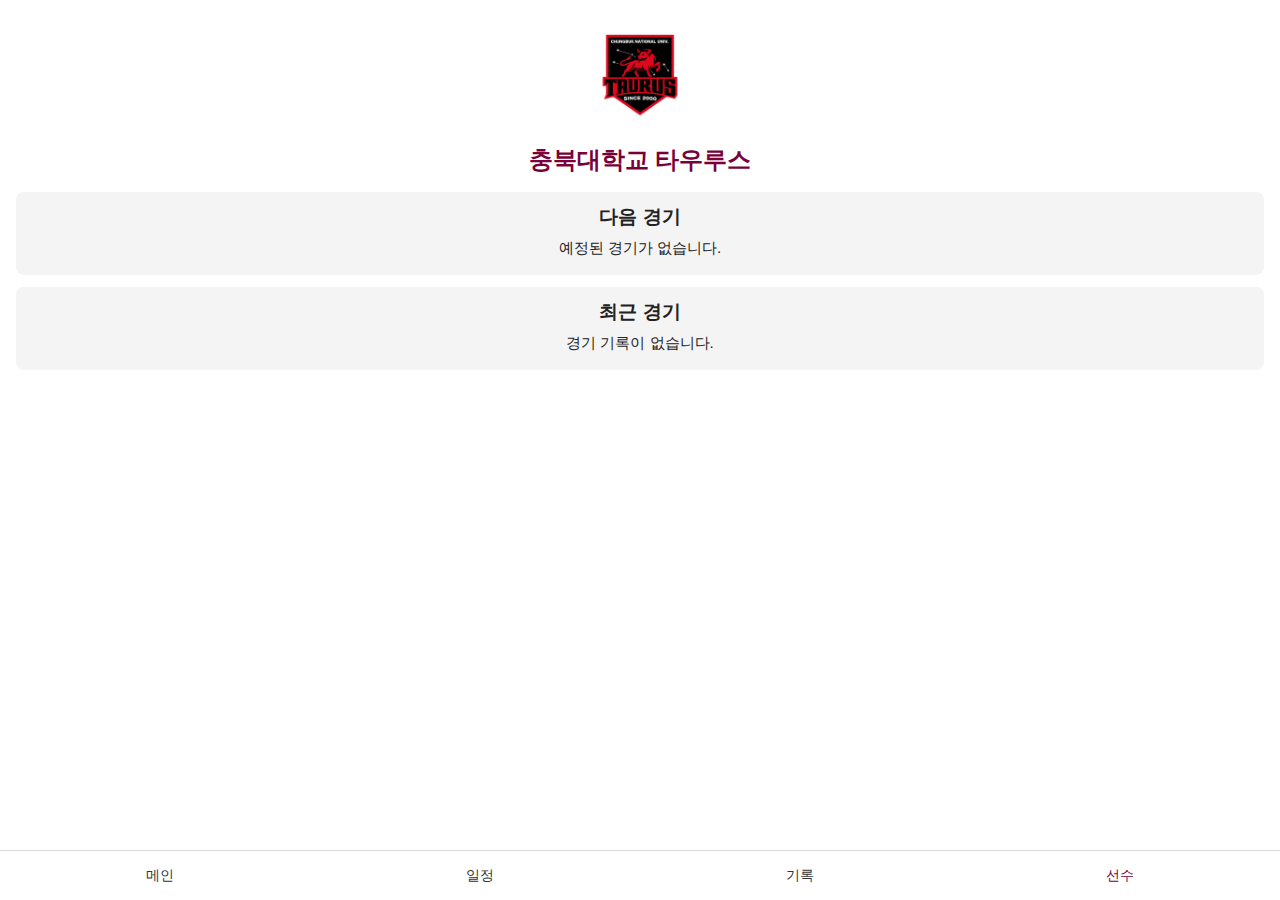
<file: taurus new site/index.html>
<!DOCTYPE html>
<html lang="ko">
<head>
  <meta charset="UTF-8">
  <meta name="viewport" content="width=device-width, initial-scale=1.0">
  <link rel="stylesheet" href="style.css">
  <title>충북대학교 타우루스</title>
</head>
<body>
  <!-- 상단 로고 및 팀 이름 -->
  <header class="main-header">
    <img src="logo.png" alt="타우루스 로고" class="team-logo">
    <h1 class="team-name">충북대학교 타우루스</h1>
  </header>

  <!-- 다음 경기 및 최근 경기 정보 영역 -->
  <main class="match-container">
    <section id="next-match" class="match-box">
      <h2>다음 경기</h2>
      <div class="match-info">로딩 중...</div>
    </section>
    <section id="recent-match" class="match-box">
      <h2>최근 경기</h2>
      <div class="match-info">로딩 중...</div>
    </section>
  </main>

<nav class="bottom-nav">
  <button onclick="location.href='main.html'">메인</button>
  <button onclick="location.href='schedule.html'">일정</button>
  <button onclick="location.href='records.html'">기록</button>
  <button onclick="location.href='players.html'" class="active">선수</button>
</nav>

  <script>
    // 2025.json에서 경기 데이터 로드
    fetch('2025.json')
      .then(response => response.json())
      .then(data => {
        const matches = data['2025'];
        const now = new Date();

        // 다음 경기: 아직 진행되지 않은 가장 가까운 경기
        const upcoming = matches
          .filter(m => new Date(m.date + 'T' + m.time) > now)
          .sort((a, b) => new Date(a.date + 'T' + a.time) - new Date(b.date + 'T' + b.time));
        const next = upcoming[0];

        // 최근 경기: 이미 진행된 가장 최근 경기
        const past = matches
          .filter(m => new Date(m.date + 'T' + m.time) < now)
          .sort((a, b) => new Date(b.date + 'T' + b.time) - new Date(a.date + 'T' + a.time));
        const recent = past[0];

        // 화면에 출력
        const formatMatch = m => {
          const date = m.date;
          const time = m.time;
          const opp = m.opponent;
          const loc = m.location;
          const type = m.type;
          let html = <p>${date} ${time}</p>;
          html += <p>상대: ${opp}</p>;
          html += <p>장소: ${loc}</p>;
          html += <p>리그: ${type}</p>;
          return html;
        };

        // 다음 경기 박스 업데이트
        const nextBox = document.querySelector('#next-match .match-info');
        if (next) {
          nextBox.innerHTML = formatMatch(next);
        } else {
          nextBox.innerHTML = '<p>예정된 경기가 없습니다.</p>';
        }

        // 최근 경기 박스 업데이트
        const recentBox = document.querySelector('#recent-match .match-info');
        if (recent) {
          let html = formatMatch(recent);
          html += <p>점수: ${recent.score} (${recent.result})</p>;
          recentBox.innerHTML = html;
        } else {
          recentBox.innerHTML = '<p>경기 기록이 없습니다.</p>';
        }
      })
      .catch(err => {
        console.error('경기 데이터를 불러오지 못했습니다:', err);
      });
  </script>
</body>
<script src="main.js"></script>
</html>
</file>
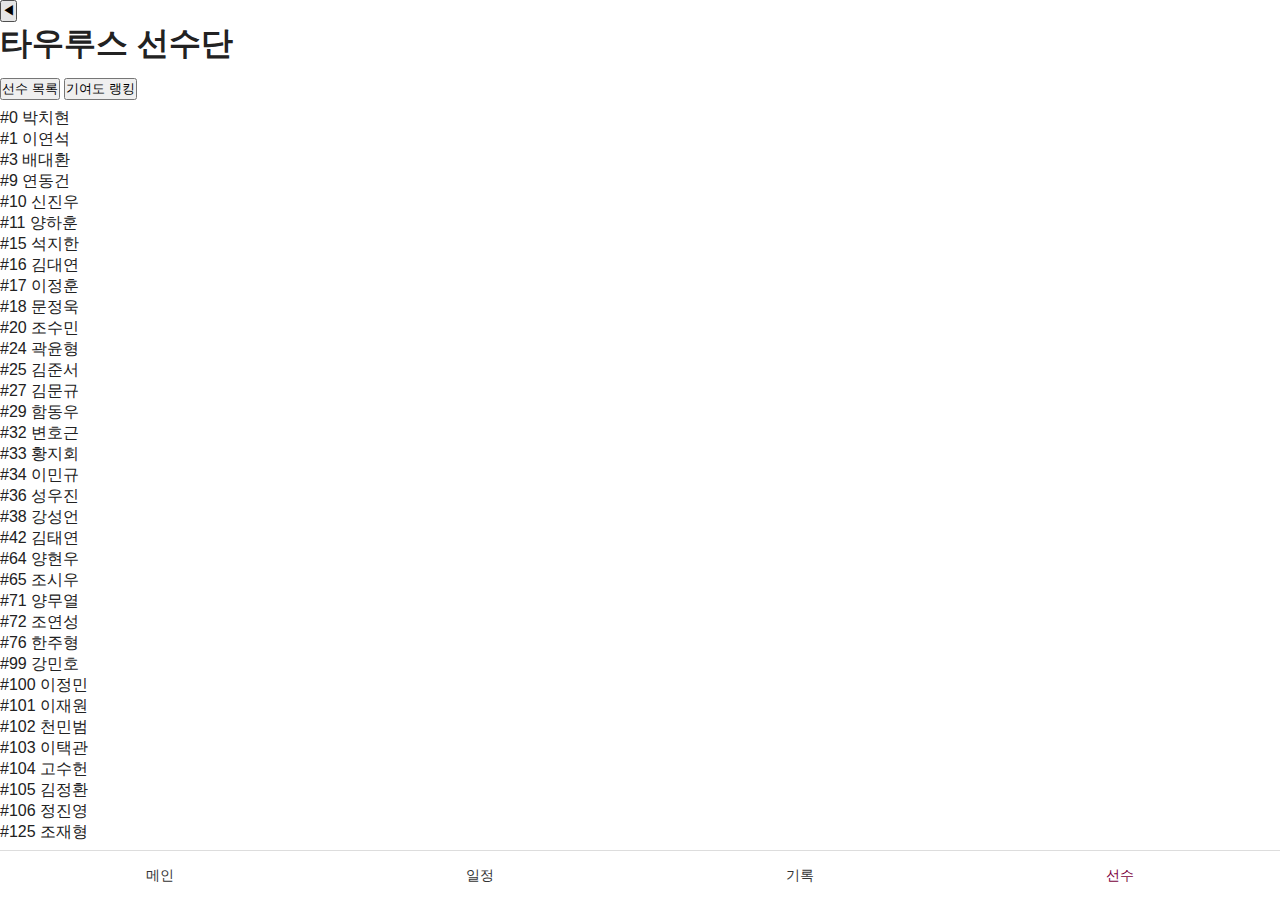
<file: players.html>
<!DOCTYPE html>
<html lang="ko">
<head>
  <meta charset="UTF-8">
  <meta name="viewport" content="width=device-width, initial-scale=1.0">
  <title>타우루스 선수단</title>
  <link rel="stylesheet" href="style.css">
</head>
<body>
  <header class="top-nav">
    <button class="back-btn" onclick="location.href='index.html'">◀</button>
    <h1>타우루스 선수단</h1>
  </header>

  <div class="type-toggle" style="margin: 12px 0;">
    <button id="btn-players" class="active">선수 목록</button>
    <button id="btn-ranking">기여도 랭킹</button>
  </div>
  
  <div class="controls" style="margin-top: -4px;">
    <select id="year-select-ranking" style="display:none;">
      <option value="2026">2026년</option>
      <option value="2025">2025년</option>
      <option value="2024">2024년</option>
      <option value="2023">2023년</option>
      <option value="2022">2022년</option>
      <option value="total">통산</option>
    </select>
  </div>

  <main>
    <ul id="playerList" class="player-list"></ul>
    
    <ol id="rankingList" class="ranking-list" style="display:none;"></ol>
  </main>

  <nav class="bottom-nav">
    <button class="nav-btn" onclick="location.href='index.html'">메인</button>
    <button class="nav-btn" onclick="location.href='schedule.html'">일정</button>
    <button class="nav-btn" onclick="location.href='records.html'">기록</button>
    <button class="nav-btn active" onclick="location.href='players.html'">선수</button>
  </nav>

  <script src="players.js"></script>
</body>
</html>
</file>
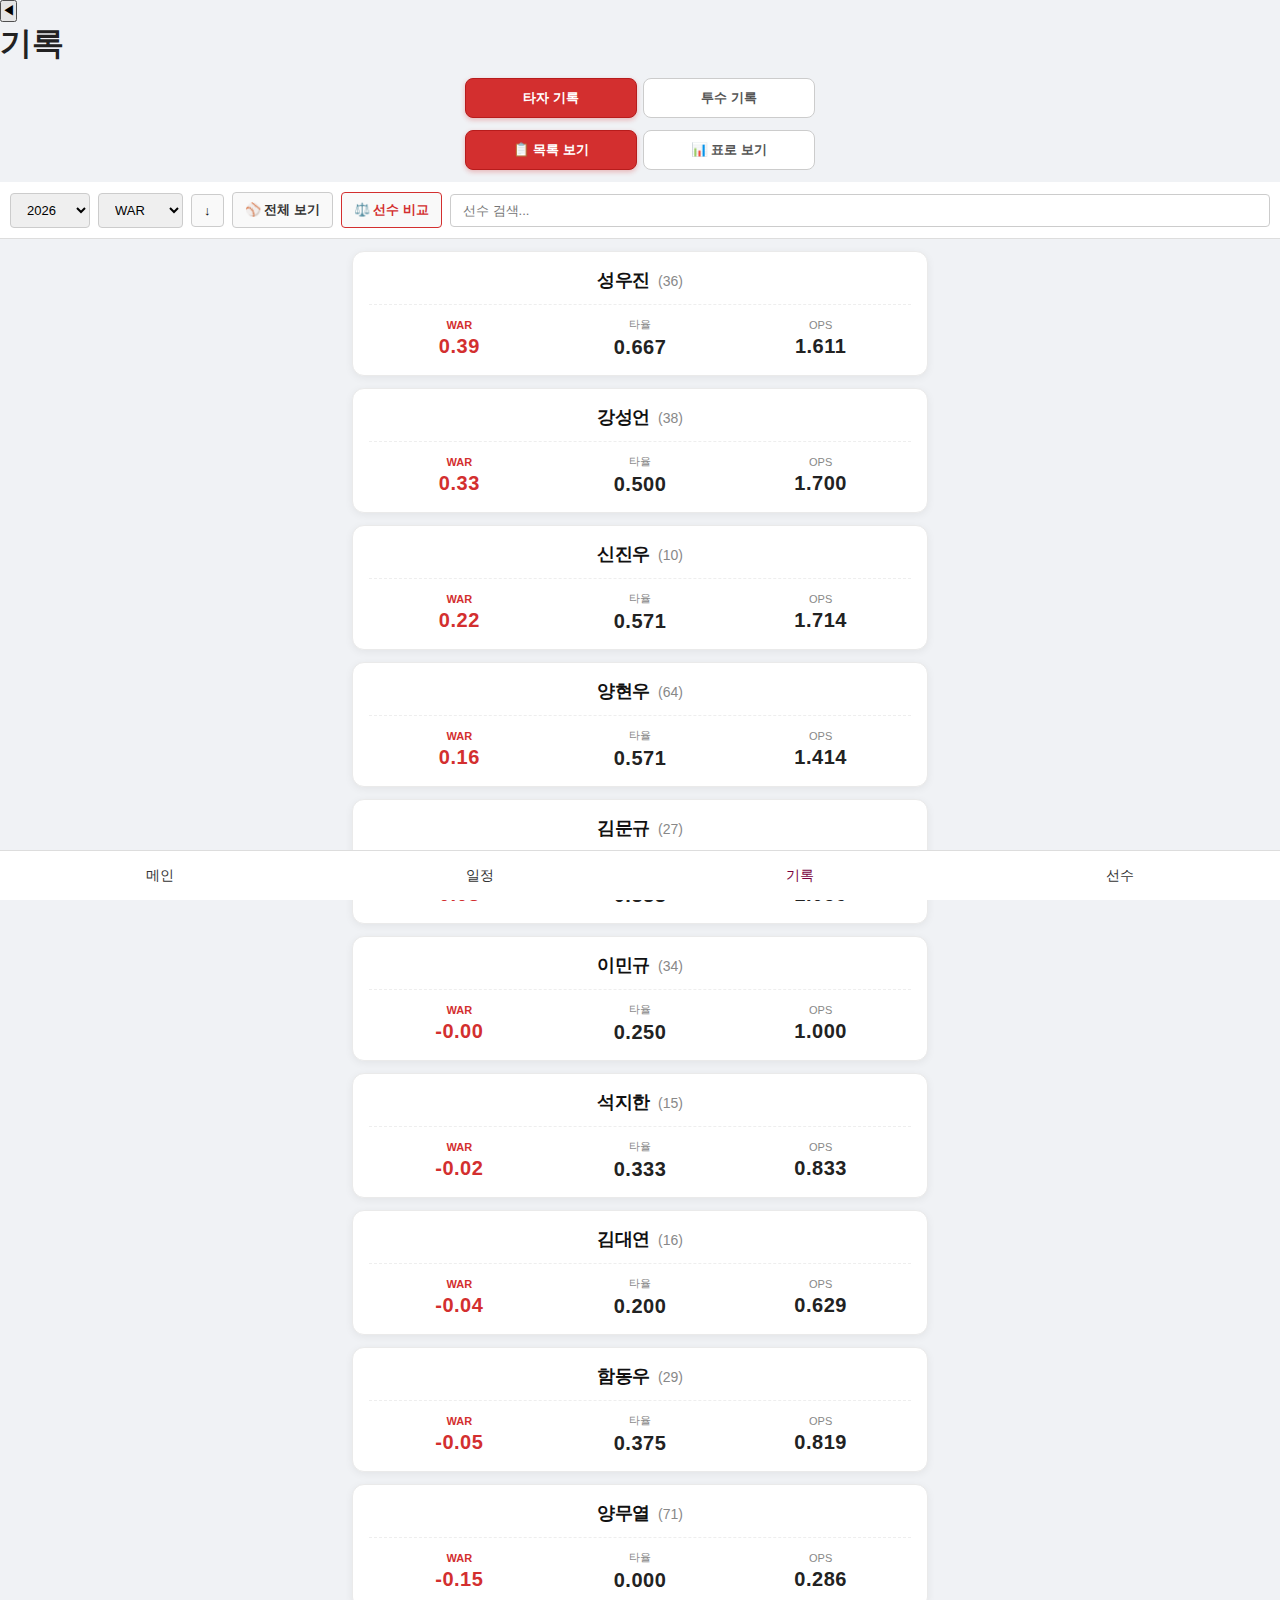
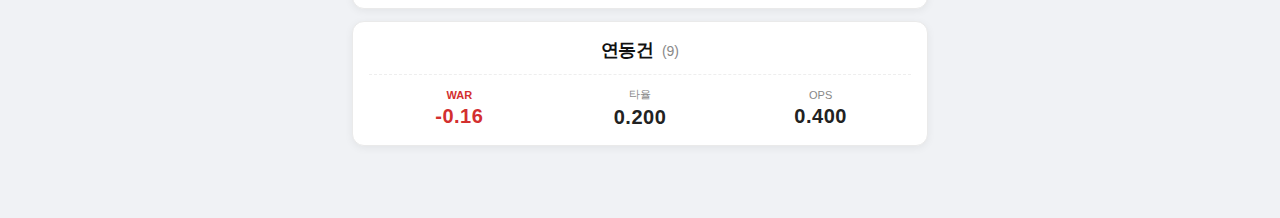
<file: records.html>
<!DOCTYPE html>
<html lang="ko">
<head>
  <meta charset="UTF-8">
  <meta name="viewport" content="width=device-width, initial-scale=1.0">
  <title>기록</title>
  <link rel="stylesheet" href="style.css">
  <style>
    /* 팀 컬러 설정 (Red & Dark) */
    :root {
      --primary-color: #d32f2f;     /* 강렬한 레드 */
      --primary-dark: #b71c1c;      /* 어두운 레드 */
      --primary-light: #ffebee;     /* 연한 레드 (호버용) */
    }

    /* 토글 버튼 (가운데 정렬 완벽 적용) */
    .type-toggle, .view-toggle { 
      display: flex; 
      justify-content: center; 
      margin: 12px auto; 
      gap: 6px; 
      max-width: 350px; /* 버튼이 너무 길어지지 않게 고정 */
    }
    .type-toggle button, .view-toggle button { 
      flex: 1; 
      padding: 10px; 
      border: 1px solid #ccc; 
      background: #fff; 
      border-radius: 8px; 
      font-weight: bold; 
      cursor: pointer; 
      color: #555; 
      transition: 0.2s;
    }
    .type-toggle button.active, .view-toggle button.active { 
      background: var(--primary-color); 
      color: #fff; 
      border-color: var(--primary-dark); 
      box-shadow: 0 2px 5px rgba(211,47,47,0.3);
    }

    /* 컨트롤러 영역 */
    .controls { display: flex; flex-wrap: wrap; gap: 8px; padding: 10px; background: #fff; border-bottom: 1px solid #ddd; align-items: center; justify-content: center; }
    .controls select, .controls button, .controls input { padding: 8px 12px; border: 1px solid #ccc; border-radius: 4px; font-size: 13px; font-family: 'Pretendard', sans-serif; }
    .controls select { min-width: 80px; }
    .controls button { cursor: pointer; background: #f9f9f9; font-weight: bold; }
    .controls button:hover { background: #eee; }
    #searchWrap { display: flex; position: relative; flex: 1; min-width: 150px; }
    #searchBox { width: 100%; box-sizing: border-box; }

    /* 목록 보기 (List View) */
    .record-list { padding: 12px; max-width: 600px; margin: 0 auto; display: flex; flex-direction: column; gap: 12px; }
    .card { background: #fff; border-radius: 12px; padding: 16px; display: flex; flex-direction: column; box-shadow: 0 2px 8px rgba(0,0,0,0.06); text-decoration: none; color: #333; border: 1px solid #eaeaea; transition: 0.2s; }
    .card:hover { border-color: var(--primary-color); box-shadow: 0 4px 12px rgba(211,47,47,0.15); transform: translateY(-2px); }
    
    .player-info { text-align: center; margin-bottom: 12px; padding-bottom: 12px; border-bottom: 1px dashed #eee; }
    .player-info .name { font-size: 18px; font-weight: 800; color: #111; letter-spacing: -0.5px; }
    .player-info .number { font-size: 14px; color: #888; margin-left: 4px; font-weight: normal; }
    
    .player-stats { display: flex; justify-content: space-around; align-items: center; }
    .stat-item { display: flex; flex-direction: column; align-items: center; min-width: 60px; }
    .stat-item .label { font-size: 11px; color: #888; margin-bottom: 4px; }
    .stat-item .value { font-size: 20px; font-weight: 900; color: #222; font-family: 'Impact', 'Pretendard', sans-serif; letter-spacing: 0.5px; }

    /* 표 보기 (Table View) */
    .table-wrapper { overflow-x: auto; padding: 10px; background: #fff; margin: 10px; border-radius: 8px; box-shadow: 0 1px 4px rgba(0,0,0,0.1); }
    .records-table { width: 100%; border-collapse: collapse; font-size: 13px; text-align: center; white-space: nowrap; }
    .records-table th { background: var(--primary-color); color: #fff; padding: 10px 8px; font-weight: bold; position: sticky; top: 0; z-index: 2; cursor: pointer; user-select: none; }
    .records-table th:hover { background: var(--primary-dark); }
    .records-table td { padding: 10px 8px; border-bottom: 1px solid #eee; color: #444; }
    .records-table tr:hover td { background: #f5f5f5; }
    
    .sticky-name-col { position: sticky; left: 0; background: #fff; font-weight: bold; border-right: 2px solid #ddd; text-align: center; z-index: 1; }
    .records-table tr:hover .sticky-name-col { background: #f5f5f5; }
    .records-table th.sticky-name-col { z-index: 3; background: var(--primary-dark); border-right: 2px solid #000; }
    .tbl-num { font-size: 10px; color: #888; margin-left: 4px; font-weight: normal; }

    /* 자동완성 */
    #suggestBox { position: absolute; top: 100%; left: 0; width: 100%; background: #fff; border: 1px solid #ccc; border-radius: 0 0 4px 4px; max-height: 150px; overflow-y: auto; z-index: 1000; display: none; box-shadow: 0 4px 6px rgba(0,0,0,0.1); }
    .suggest-item { padding: 8px; cursor: pointer; border-bottom: 1px solid #eee; font-size: 13px; }
    .suggest-item:hover { background: var(--primary-light); color: var(--primary-dark); font-weight: bold; }

    /* ★ 모달 스타일 (선수 비교용) */
    .modal-overlay { position: fixed; inset: 0; background: rgba(0,0,0,0.8); z-index: 9999; display: flex; align-items: center; justify-content: center; }
    .modal-content { background: #fff; width: 90%; max-width: 400px; border-radius: 12px; overflow: hidden; box-shadow: 0 10px 30px rgba(0,0,0,0.5); }
    .modal-header { background: var(--primary-dark); color: #fff; padding: 15px; display: flex; justify-content: space-between; align-items: center; }
    .modal-header h2 { margin: 0; font-size: 18px; }
    .close-btn { background: none; border: none; color: #fff; font-size: 24px; cursor: pointer; line-height: 1; }
    
    .selection-status { display: flex; justify-content: space-between; align-items: center; padding: 15px; background: #f9f9f9; border-bottom: 1px solid #eee; }
    .slot { flex: 1; text-align: center; padding: 10px; border-radius: 6px; font-weight: bold; font-size: 14px; }
    .slot.empty { background: #eee; color: #aaa; border: 1px dashed #ccc; }
    .slot.selected { background: var(--primary-color); color: #fff; border: 1px solid var(--primary-dark); }
    .vs { margin: 0 10px; font-weight: 900; color: #999; font-style: italic; }
    
    .modal-search { width: calc(100% - 30px); margin: 15px; padding: 10px; border: 1px solid #ccc; border-radius: 6px; box-sizing: border-box; }
    .select-list { list-style: none; margin: 0; padding: 0; max-height: 200px; overflow-y: auto; }
    .select-list li { padding: 12px 15px; border-bottom: 1px solid #eee; cursor: pointer; font-size: 14px; }
    .select-list li:hover { background: var(--primary-light); color: var(--primary-dark); font-weight: bold; }

    .compare-table { width: 100%; border-collapse: collapse; text-align: center; font-size: 14px; }
    .compare-table th { background: #eee; padding: 10px; border-bottom: 2px solid #ccc; }
    .compare-table td { padding: 12px 5px; border-bottom: 1px solid #eee; }
    .stat-label { font-size: 11px; color: #888; font-weight: bold; background: #f5f5f5; padding: 2px 6px; border-radius: 10px; }
    .winner { font-weight: 900; color: var(--primary-color); font-size: 16px; }

    .comp-toggle { display: flex; margin: 10px; }
    .comp-toggle button { flex: 1; padding: 8px; background: #eee; border: 1px solid #ccc; cursor: pointer; font-weight: bold; }
    .comp-toggle button.active { background: var(--primary-color); color: #fff; border-color: var(--primary-dark); }
    .full-width-btn { width: calc(100% - 20px); margin: 10px; padding: 12px; background: #333; color: #fff; border: none; border-radius: 6px; font-weight: bold; cursor: pointer; }
  </style>
</head>
<body style="background:#f0f2f5;">
  <header class="top-nav">
    <button class="back-btn" onclick="location.href='index.html'">◀</button>
    <h1>기록</h1>
  </header>

  <div class="type-toggle">
    <button id="btn-batting" class="active">타자 기록</button>
    <button id="btn-pitching">투수 기록</button>
  </div>

  <div class="view-toggle">
    <button id="btn-list-view" class="active">📋 목록 보기</button>
    <button id="btn-table-view">📊 표로 보기</button>
  </div>

  <div class="controls">
    <select id="yearSelect">
      <option value="2026" selected>2026</option>
      <option value="2025">2025</option>
      <option value="2024">2024</option>
      <option value="2023">2023</option>
      <option value="2022">2022</option>
      <option value="career">통산</option>
    </select>
    
    <select id="sortSelect" style="max-width: 100px;"></select>
    <button id="sortOrderBtn">↓</button>
    <button id="filterBtn">규정타석</button>
    
    <button id="btn-compare" style="font-weight:bold; color:var(--primary-color); border-color:var(--primary-color);">⚖️ 선수 비교</button>
    
    <span id="searchWrap">
       <input id="searchBox" placeholder="선수 검색..." autocomplete="off">
       <div id="suggestBox"></div>
    </span>
  </div>

  <main id="record-list" class="record-list"></main>

  <div class="table-wrapper" id="tableWrapper" style="display:none;">
    <table class="records-table" id="recordsTable">
      <thead><tr id="theadRow"></tr></thead>
      <tbody id="tbodyRows"></tbody>
    </table>
  </div>

  <div id="comparisonModal" class="modal-overlay" style="display:none;">
    <div class="modal-content">
      <header class="modal-header">
        <h2 id="modalTitle">선수 비교</h2>
        <button id="closeModalBtn" class="close-btn">×</button>
      </header>
      
      <div id="selectPhase">
        <div class="selection-status">
          <div id="slot1" class="slot empty">선수 1 선택</div>
          <div class="vs">VS</div>
          <div id="slot2" class="slot empty">선수 2 선택</div>
        </div>
        <input type="text" id="compareSearch" placeholder="선수 이름 검색..." class="modal-search">
        <ul id="comparePlayerList" class="select-list"></ul>
      </div>

      <div id="resultPhase" style="display:none;">
        <div class="comp-toggle">
          <button id="compBatBtn" class="active">타자 기록</button>
          <button id="compPitBtn">투수 기록</button>
        </div>
        <div style="padding: 10px;">
          <table id="compareTable" class="compare-table"></table>
        </div>
        <button id="resetCompareBtn" class="full-width-btn">🔄 선수 다시 선택</button>
      </div>
    </div>
  </div>

  <nav class="bottom-nav">
    <button class="nav-btn" onclick="location.href='index.html'">메인</button>
    <button class="nav-btn" onclick="location.href='schedule.html'">일정</button>
    <button class="nav-btn active" onclick="location.href='records.html'">기록</button>
    <button class="nav-btn" onclick="location.href='players.html'">선수</button>
  </nav>

  <script src="records.js"></script>
</body>
</html>
</file>
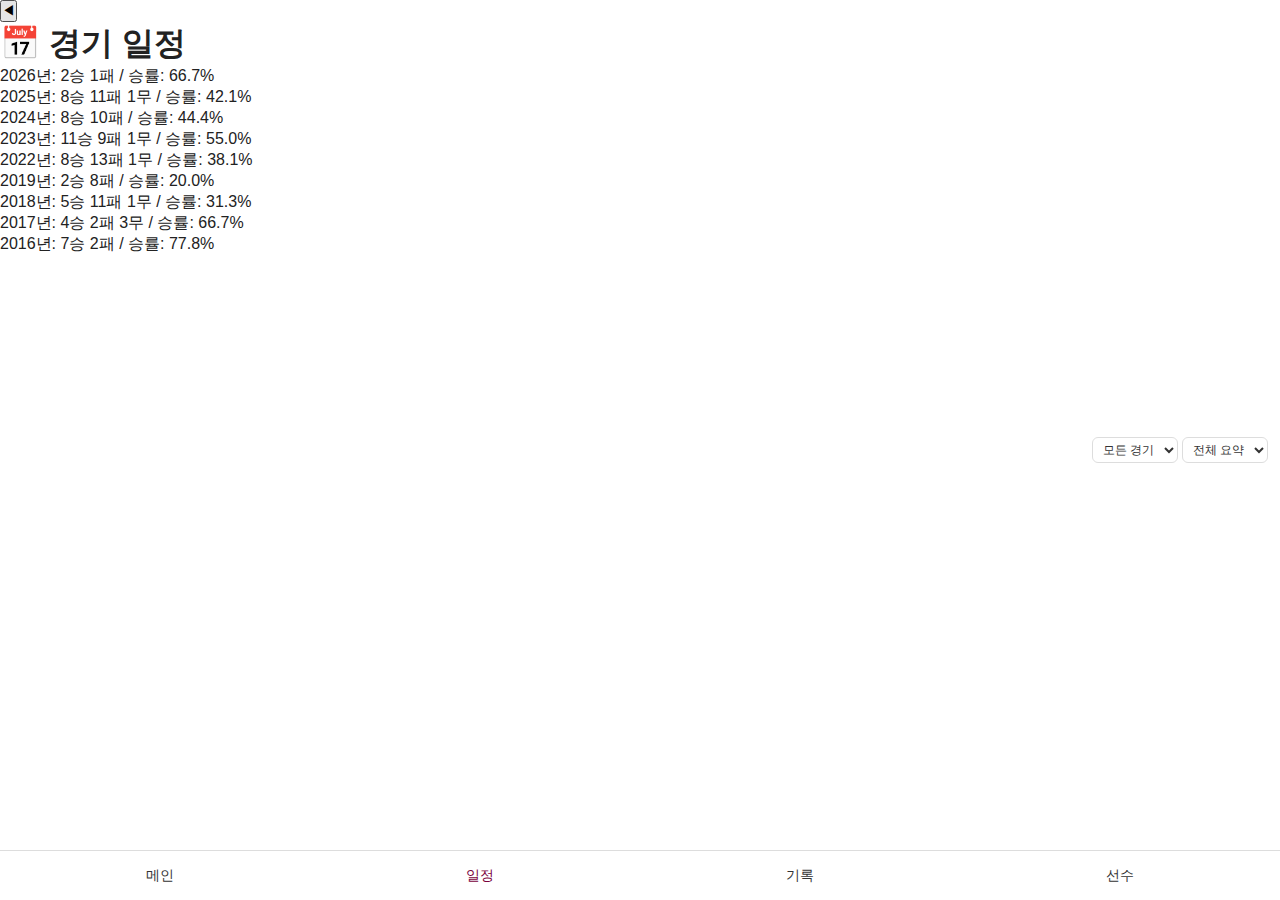
<file: schedule.html>
<!DOCTYPE html>
<html lang="ko">
<head>
  <meta charset="UTF-8" />
  <meta name="viewport" content="width=device-width, initial-scale=1.0" />
  <title>경기 일정</title>
  <link rel="stylesheet" href="style.css" />
  <script defer src="schedule.js"></script>
</head>

<body>
  <header class="top-nav">
    <button class="back-btn" onclick="location.href='index.html'">◀</button>
    <h1>📅 경기 일정</h1>
    
    <div style="position: absolute; right: 12px; top: 50%; transform: translateY(-50%); display: flex; gap: 4px;">
      <select id="typeSelector" style="font-size: 12px; padding: 4px 6px; border: 1px solid #ddd; border-radius: 6px; background: #fff; color: #333; font-family: inherit;">
        <option value="전체">모든 경기</option>
        <option value="대학부">대학부</option>
        <option value="사회인">사회인</option>
      </select>
      <select id="yearSelector" style="font-size: 12px; padding: 4px 6px; border: 1px solid #ddd; border-radius: 6px; background: #fff; color: #333; font-family: inherit;"></select>
    </div>
  </header>

  <div id="scheduleContainer" class="schedule-container"></div>

  <nav class="bottom-nav">
    <button class="nav-btn" onclick="location.href='index.html'">메인</button>
    <button class="nav-btn active" onclick="location.href='schedule.html'">일정</button>
    <button class="nav-btn" onclick="location.href='records.html'">기록</button>
    <button class="nav-btn" onclick="location.href='players.html'">선수</button>
  </nav>
</body>
</html>
</file>
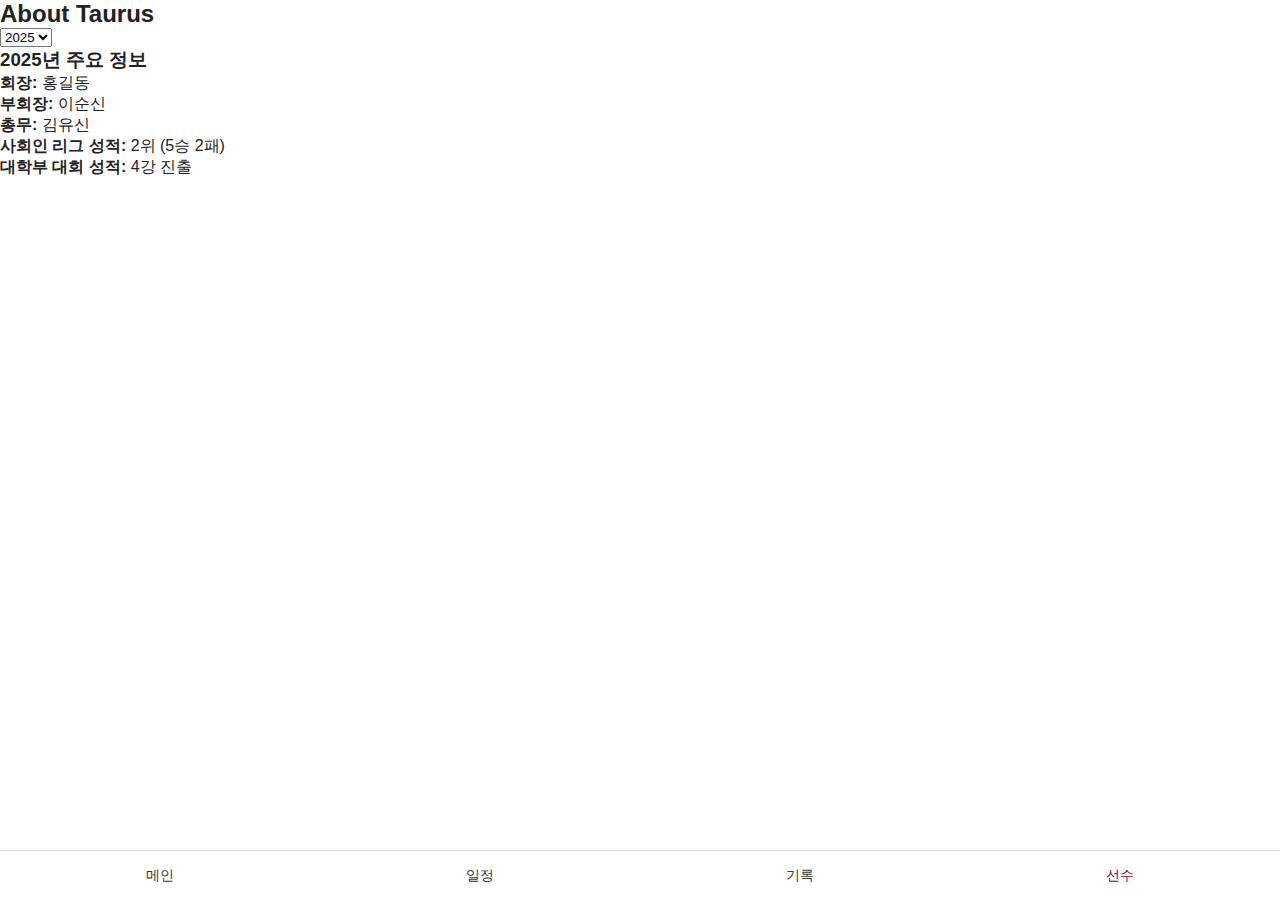
<file: taurus new site/about.html>
<!DOCTYPE html>
<html lang="ko">
<head>
  <meta charset="UTF-8" />
  <meta name="viewport" content="width=device-width, initial-scale=1.0" />
  <title>About Taurus</title>
  <link rel="stylesheet" href="style.css" />
</head>
<body>

  <div class="top-bar">
    <h2>About Taurus</h2>
  </div>

  <div class="year-selector">
    <select id="yearSelect" onchange="loadYearData()">
      <option value="2025">2025</option>
      <option value="2024">2024</option>
      <option value="2023">2023</option>
      <option value="total">통산</option>
    </select>
  </div>

  <div id="aboutContent" class="about-content"></div>


<nav class="bottom-nav">
  <button onclick="location.href='main.html'">메인</button>
  <button onclick="location.href='schedule.html'">일정</button>
  <button onclick="location.href='records.html'">기록</button>
  <button onclick="location.href='players.html'" class="active">선수</button>
</nav>


  <script src="about.js"></script>
</body>
</html>
</file>
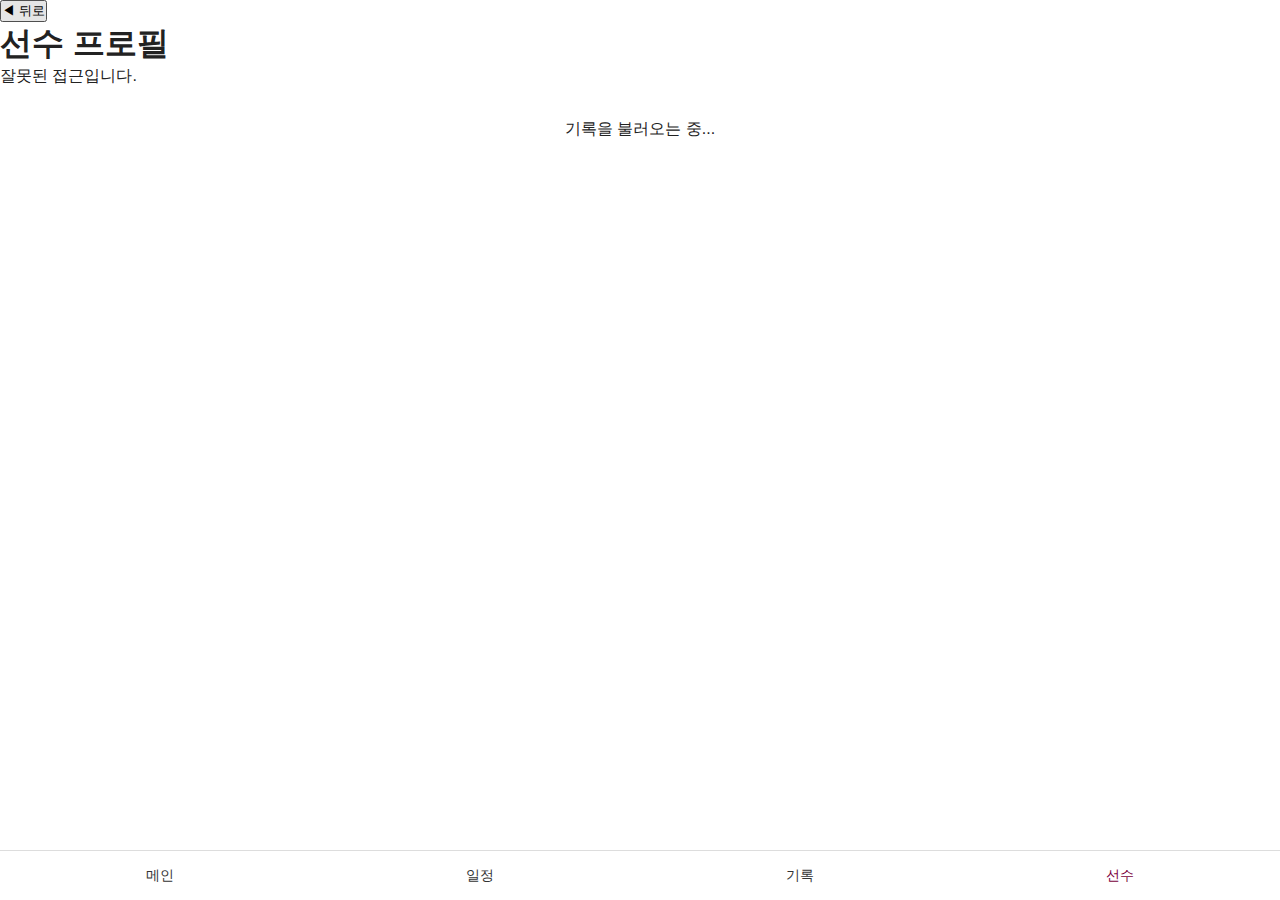
<file: taurus new site/player.html>
<!DOCTYPE html>
<html lang="ko">
<head>
  <meta charset="UTF-8">
  <meta name="viewport" content="width=device-width, initial-scale=1.0">
  <title>선수 프로필</title>
  <link rel="stylesheet" href="style.css">
  <style>
    /* 프로필 테이블 스타일 */
    .profile-table {
      width: 90%;
      margin: 16px auto;
      border-collapse: collapse;
    }
    .profile-table th,
    .profile-table td {
      border: 1px solid #ccc;
      padding: 12px;
      text-align: left;
    }
    .profile-table th {
      background: #f9f9f9;
      width: 30%;
    }

    /* 연도 버튼 */
    .year-buttons {
      display: flex;
      gap: 8px;
      justify-content: center;
      margin: 16px;
    }
    .year-btn {
      padding: 8px 12px;
      border: none;
      border-radius: 4px;
      background: #eee;
      cursor: pointer;
    }
    .year-btn.active {
      background: #ddd;
      font-weight: bold;
    }

    /* 기록 리스트 스타일 */
    .records-list {
      width: 90%;
      margin: 16px auto;
      display: grid;
      row-gap: 12px;
    }
    .records-list dl {
      display: grid;
      grid-template-columns: auto 1fr;
      border: 1px solid #ccc;
      border-radius: 6px;
      padding: 12px;
      background: #fff;
      column-gap: 16px;
      row-gap: 8px;
      align-items: center;
    }
    .records-list dt {
      font-weight: bold;
      text-align: right;
    }
    .records-list dd {
      margin: 0;
      text-align: left;
    }
  </style>
</head>
<body>
  <header class="top-nav">
    <button onclick="history.back()">◀ 뒤로</button>
    <h1>선수 프로필</h1>
  </header>

  <main class="container">
    <!-- 프로필 정보 테이블 -->
    <div id="profile">
      <table class="profile-table">
        <tr><th>번호</th><td id="pf-id"></td></tr>
        <tr><th>이름</th><td id="pf-name"></td></tr>
        <tr><th>생년월일</th><td id="pf-birth"></td></tr>
        <tr><th>출신 고교</th><td id="pf-highschool"></td></tr>
        <tr><th>전공</th><td id="pf-major"></td></tr>
        <tr><th>포지션</th><td id="pf-position"></td></tr>
      </table>
    </div>

    <!-- 연도별 버튼 -->
    <div class="year-buttons" id="yearButtons"></div>

    <!-- 기록 리스트 -->
    <div class="records-list" id="records">
      <p style="text-align:center;">기록을 불러오는 중...</p>
    </div>
  </main>

<nav class="bottom-nav">
  <button onclick="location.href='main.html'">메인</button>
  <button onclick="location.href='schedule.html'">일정</button>
  <button onclick="location.href='records.html'">기록</button>
  <button onclick="location.href='players.html'" class="active">선수</button>
</nav>

  <script>
    document.addEventListener('DOMContentLoaded', () => {
      const params = new URLSearchParams(window.location.search);
      const id = params.get('id');
      if (!id) {
        document.getElementById('profile').innerHTML = '<p>잘못된 접근입니다.</p>';
        return;
      }

      // 프로필 정보 로드
      fetch('players.json')
        .then(res => res.ok ? res.json() : Promise.reject(res.status))
        .then(players => {
          const player = players.find(p => p.id.toString() === id);
          if (!player) throw new Error('선수를 찾을 수 없습니다.');
          document.getElementById('pf-id').textContent = '#' + player.id;
          document.getElementById('pf-name').textContent = player.name;
          document.getElementById('pf-birth').textContent = player.birth;
          document.getElementById('pf-highschool').textContent = player.highschool;
          document.getElementById('pf-major').textContent = player.major;
          document.getElementById('pf-position').textContent = player.position;
        })
        .catch(err => {
          console.error('프로필 로드 오류:', err);
          document.getElementById('profile').innerHTML = '<p>프로필 로드 실패</p>';
        });

      // 연도 버튼 생성 및 초기 호출
      const years = ['2023', '2024', '2025', 'career'];
      const yearButtons = document.getElementById('yearButtons');
      years.forEach((y, idx) => {
        const btn = document.createElement('button');
        btn.textContent = y === 'career' ? '통산' : y;
        btn.className = 'year-btn';
        btn.dataset.year = y;
        btn.addEventListener('click', () => {
          document.querySelectorAll('.year-btn').forEach(b => b.classList.remove('active'));
          btn.classList.add('active');
          loadRecords(y, id);
        });
        yearButtons.appendChild(btn);
        if (idx === 0) btn.classList.add('active');
      });

      // 기록 로드 및 리스트 생성
      function loadRecords(year, playerId) {
        const file = year === 'career' ? 'records_career.json' : `records_${year}.json`;
        const recContainer = document.getElementById('records');
        recContainer.innerHTML = '<p style="text-align:center;">불러오는 중...</p>';
        fetch(file)
          .then(res => res.ok ? res.json() : Promise.reject(res.status))
          .then(data => {
            const rec = data.find(r => r.number.toString() === playerId);
            if (!rec) {
              recContainer.innerHTML = '<p style="text-align:center;">해당 연도 기록이 없습니다.</p>';
              return;
            }

            // 필드 순서 및 한글 라벨 매핑
            const fields = [
              { key: 'pa', label: '타석' },
              { key: 'ab', label: '타수' },
              { key: 'hits', label: '안타' },
              { key: 'double', label: '2루타' },
              { key: 'triple', label: '3루타' },
              { key: 'hr', label: '홈런' },
              { key: 'bb', label: '4구' },
              { key: 'hbp', label: '사구' },
              { key: 'avg', label: '타율' },
              { key: 'obp', label: '출루율' },
              { key: 'slg', label: '장타율' },
              { key: 'ops', label: 'OPS' },
              { key: 'woba', label: 'wOBA' },
              { key: 'babip', label: 'BABIP' },
              { key: 'sb', label: '도루' }
            ];
            const floatFields = ['avg', 'obp', 'slg', 'ops', 'woba', 'babip'];

            recContainer.innerHTML = '';
            // dl 리스트로 세로 나열
            const wrapper = document.createElement('div');
            wrapper.className = 'records-list';
            fields.forEach(f => {
              const dl = document.createElement('dl');
              const dt = document.createElement('dt'); dt.textContent = f.label;
              const dd = document.createElement('dd');
              const value = rec[f.key];
              dd.textContent = floatFields.includes(f.key) ? Number(value).toFixed(3) : Number(value).toString();
              dl.append(dt, dd);
              wrapper.appendChild(dl);
            });
            recContainer.appendChild(wrapper);
          })
          .catch(err => {
            console.error('기록 로드 오류:', err);
            recContainer.innerHTML = '<p style="text-align:center;">기록 로드 실패</p>';
          });
      }

      // 초기 2023 기록 로드
      loadRecords('2023', id);
    });
  </script>
</body>
</html>
</file>
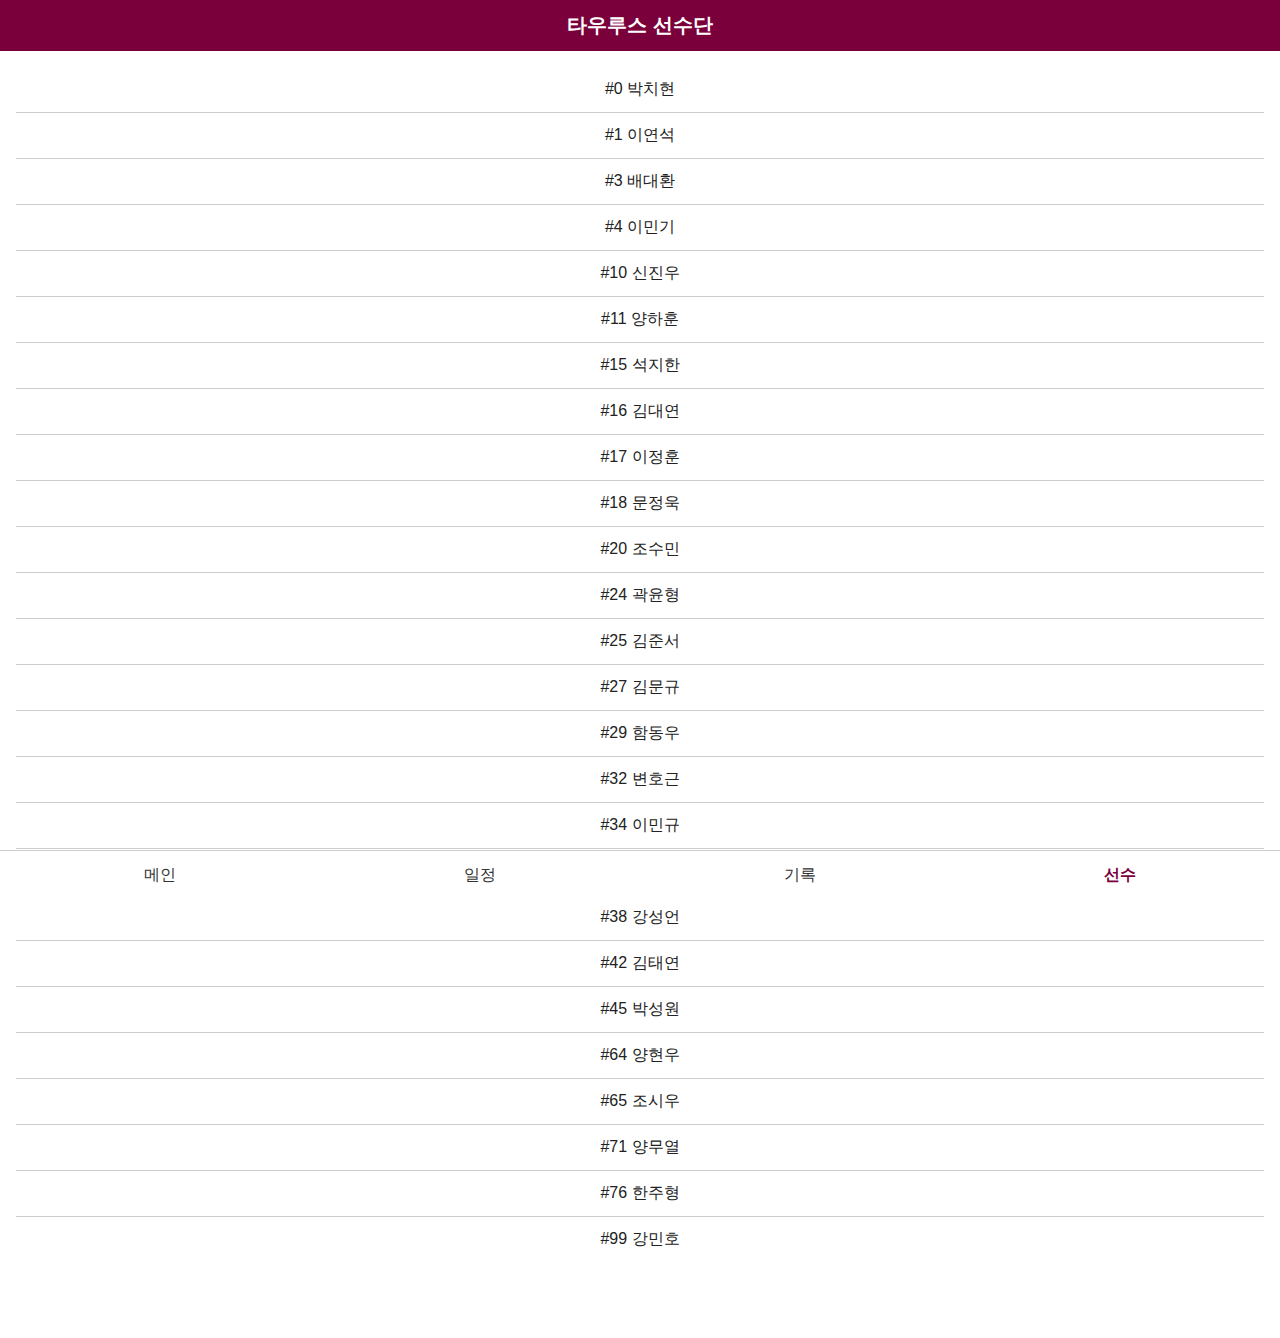
<file: taurus new site/players.html>
<!DOCTYPE html>
<html lang="ko">
<head>
  <meta charset="UTF-8">
  <meta name="viewport" content="width=device-width, initial-scale=1.0">
  <title>타우루스 선수단</title>
  <link rel="stylesheet" href="style.css">
  <style>
    /* 상단바 스타일 */
    .top-nav {
      background-color: #7a003c;
      color: #fff;
      padding: 12px;
      display: flex;
      align-items: center;
      justify-content: center;
    }
    .top-nav h1 { margin: 0; font-size: 20px; }

    .player-list {
      margin: 16px;
      list-style: none;
      padding: 0;
    }
    .player-list li {
      padding: 12px;
      border-bottom: 1px solid #ccc;
      cursor: pointer;
      display: flex;
      justify-content: center;
      text-align: center;
    }
    .player-list li:last-child { border-bottom: none; }

    .bottom-nav {
      position: fixed;
      bottom: 0;
      width: 100%;
      display: flex;
      justify-content: space-around;
      background: #fff;
      padding: 8px 0;
      border-top: 1px solid #ccc;
    }
    .bottom-nav button { background: none; border: none; font-size: 16px; }
    .bottom-nav .active { font-weight: bold; }
  </style>
</head>
<body>
  <header class="top-nav">
    <h1>타우루스 선수단</h1>
  </header>
  <main>
    <ul id="playerList" class="player-list"></ul>
  </main>
  <nav class="bottom-nav">
    <button onclick="location.href='main.html'">메인</button>
    <button onclick="location.href='schedule.html'">일정</button>
    <button onclick="location.href='records.html'">기록</button>
    <button onclick="location.href='players.html'" class="active">선수</button>
  </nav>
  <script>
    document.addEventListener('DOMContentLoaded', () => {
      fetch('players.json')
        .then(res => res.ok ? res.json() : Promise.reject(res.status))
        .then(players => {
          // 등번호(id) 기준 오름차순, 같은 등번호면 이름 가나다순
          players.sort((a, b) => {
            const n1 = Number(a.id);
            const n2 = Number(b.id);
            if (n1 !== n2) return n1 - n2;
            return a.name.localeCompare(b.name, 'ko');
          });
          const ul = document.getElementById('playerList');
          players.forEach(p => {
            const li = document.createElement('li');
            li.textContent = `#${p.id} ${p.name}`;
            li.addEventListener('click', () => {
              location.href = `player.html?id=${p.id}`;
            });
            ul.appendChild(li);
          });
        })
        .catch(err => console.error('선수 목록 로드 오류:', err));
    });
  </script>
</body>
</html>
</file>
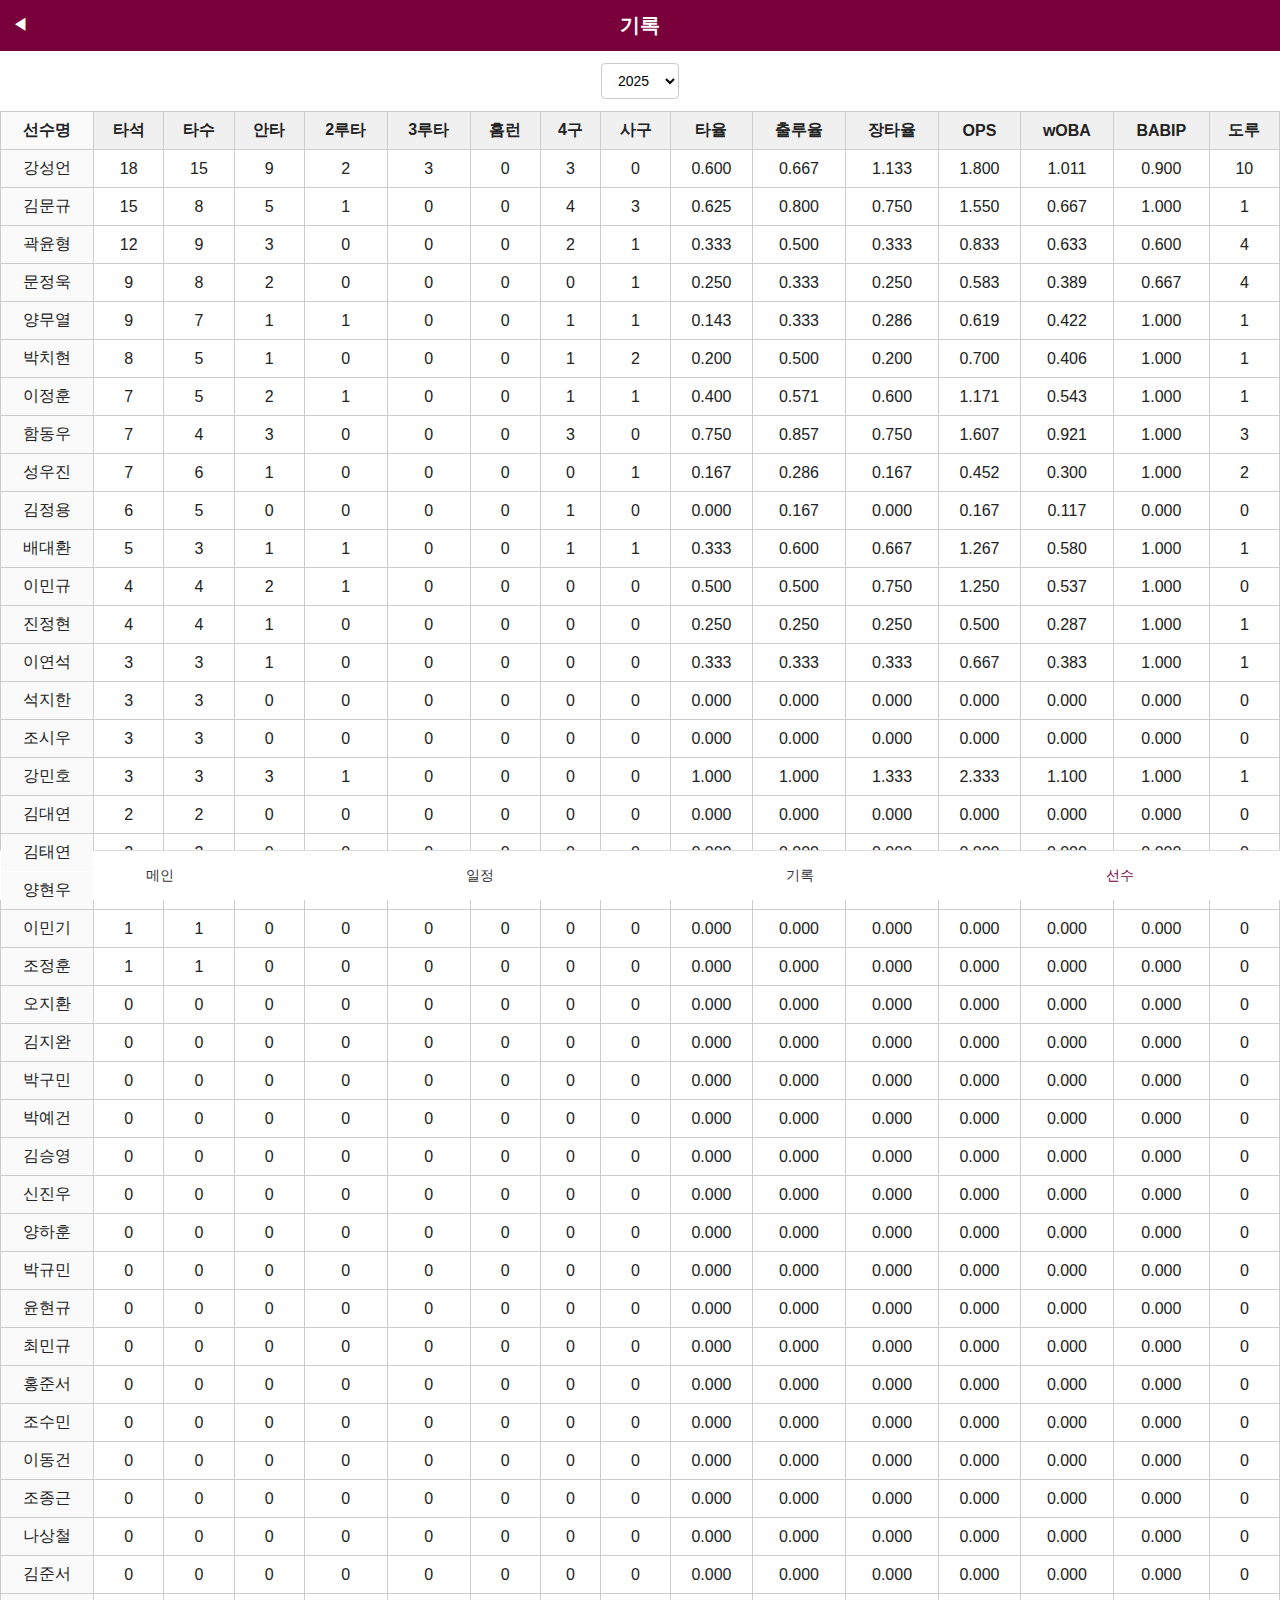
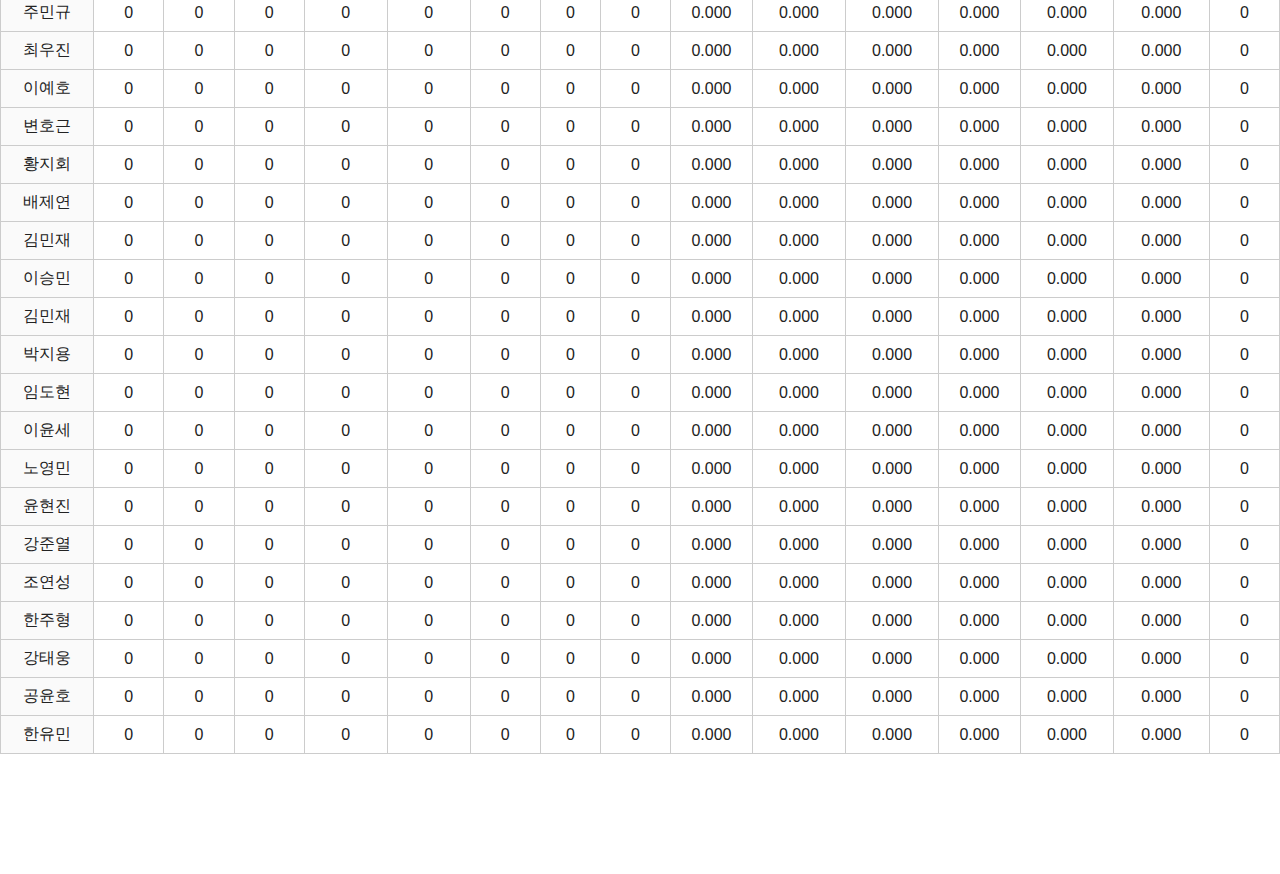
<file: taurus new site/records.html>
<!DOCTYPE html>
<html lang="ko">
<head>
  <meta charset="UTF-8">
  <meta name="viewport" content="width=device-width, initial-scale=1.0">
  <title>기록</title>
  <link rel="stylesheet" href="style.css">
  <style>
    /* 상단바: 일정 페이지와 동일하게 */
    .top-nav {
      background-color: #7a003c;
      color: #fff;
      padding: 12px;
      display: flex;
      align-items: center;
      justify-content: center;
    }
    .top-nav button {
      background: transparent;
      border: none;
      color: #fff;
      font-size: 16px;
      position: absolute;
      left: 12px;
      cursor: pointer;
    }
    .top-nav h1 {
      margin: 0;
      font-size: 20px;
      text-align: center;
      width: 100%;
    }
    /* 컨트롤 영역 */
    .controls {
      display: flex;
      justify-content: center;
      gap: 8px;
      margin: 12px;
      flex-wrap: wrap;
    }
    .controls select, .controls button {
      padding: 8px 12px;
      border: 1px solid #ccc;
      border-radius: 4px;
      background: #fff;
      cursor: pointer;
      font-size: 14px;
    }
    /* 테이블 컨테이너: 모바일 가로 스크롤 */
    .table-wrapper {
      overflow-x: auto;
      margin: 0 auto 60px;
      width: 100%;
    }
    /* 기록 테이블 스타일 */
    .records-table {
      min-width: 800px; /* 모바일에서 가로 스크롤 활성화 */
      width: 100%;
      border-collapse: collapse;
    }
    .records-table th, .records-table td {
      border: 1px solid #ccc;
      padding: 8px;
      text-align: center;
      white-space: nowrap;
    }
    .records-table th {
      background: #f0f0f0;
      position: sticky;
      top: 0;
      z-index: 2;
      cursor: pointer;
    }
    /* 고정 첫 열 */
    .records-table th:first-child, 
    .records-table td:first-child {
      position: sticky;
      left: 0;
      background: #fafafa;
      z-index: 3;
    }
    /* 모바일 반응형 */
    @media(max-width: 480px) {
      .top-nav h1 { font-size: 18px; }
      .controls { margin: 8px; }
      .controls select, .controls button { font-size: 12px; padding: 6px 10px; }
      .records-table th, .records-table td { padding: 6px; font-size: 12px; }
    }
  </style>
</head>
<body>
  <header class="top-nav">
    <button onclick="history.back()">◀</button>
    <h1>기록</h1>
  </header>
  <main>
    <div class="controls">
      <select id="yearSelect">
        <option value="2023">2023</option>
        <option value="2024">2024</option>
        <option value="2025" selected>2025</option>
        <option value="career">통산</option>
      </select>
      <button id="filterBtn" style="display:none;">규정타석 기준</button>
    </div>
    <div class="table-wrapper">
      <table class="records-table" id="recordsTable">
        <thead><tr id="theadRow"></tr></thead>
        <tbody id="tbodyRows"></tbody>
      </table>
    </div>
  </main>
  <nav class="bottom-nav">
  <button onclick="location.href='main.html'">메인</button>
  <button onclick="location.href='schedule.html'">일정</button>
  <button onclick="location.href='records.html'">기록</button>
  <button onclick="location.href='players.html'" class="active">선수</button>
</nav>
  <script>
    document.addEventListener('DOMContentLoaded', () => {
      const yearSelect = document.getElementById('yearSelect');
      const filterBtn = document.getElementById('filterBtn');
      let filterOn = false;
      const floatFields = ['avg','obp','slg','ops','woba','babip'];
      const fields = [
        {key:'name',label:'선수명'},
        {key:'pa',label:'타석'},
        {key:'ab',label:'타수'},
        {key:'hits',label:'안타'},
        {key:'double',label:'2루타'},
        {key:'triple',label:'3루타'},
        {key:'hr',label:'홈런'},
        {key:'bb',label:'4구'},
        {key:'hbp',label:'사구'},
        {key:'avg',label:'타율'},
        {key:'obp',label:'출루율'},
        {key:'slg',label:'장타율'},
        {key:'ops',label:'OPS'},
        {key:'woba',label:'wOBA'},
        {key:'babip',label:'BABIP'},
        {key:'sb',label:'도루'}
      ];
      let currentSort = { key: 'pa', asc: false };

      function renderTable(data) {
        const thead = document.getElementById('theadRow');
        const tbody = document.getElementById('tbodyRows');
        thead.innerHTML = '';
        fields.forEach(f=>{
          const th = document.createElement('th');
          th.textContent = f.label;
          th.dataset.key = f.key;
          // 정렬 이벤트
          th.addEventListener('click', () => {
            if (currentSort.key === f.key) currentSort.asc = !currentSort.asc;
            else { currentSort.key = f.key; currentSort.asc = true; }
            sortAndRender(data);
          });
          thead.appendChild(th);
        });
        sortAndRender(data);
      }

      function sortAndRender(data) {
        let rows = data.slice();
        if (filterOn && yearSelect.value==='career') rows = rows.filter(r=>Number(r.pa)>=40);
        rows.sort((a,b) => {
          let valA = a[currentSort.key];
          let valB = b[currentSort.key];
          if (floatFields.includes(currentSort.key)) { valA = Number(valA); valB = Number(valB); }
          if (valA < valB) return currentSort.asc ? -1 : 1;
          if (valA > valB) return currentSort.asc ? 1 : -1;
          return 0;
        });
        const tbody = document.getElementById('tbodyRows');
        tbody.innerHTML = '';
        rows.forEach(r=>{
          const tr = document.createElement('tr');
          fields.forEach(f=>{
            const td = document.createElement('td');
            let val = r[f.key];
            td.textContent = floatFields.includes(f.key) ? Number(val).toFixed(3) : val;
            tr.appendChild(td);
          });
          tbody.appendChild(tr);
        });
      }

      function loadData(year) {
        const file = year==='career'? 'records_career.json':`records_${year}.json`;
        fetch(file).then(r=>r.ok?r.json():Promise.reject(r.status))
          .then(data=>{
            renderTable(data);
            filterBtn.style.display = year==='career'?'inline-block':'none';
            currentSort = { key: 'pa', asc: false };
          }).catch(console.error);
      }

      yearSelect.addEventListener('change',()=>{ filterOn=false; filterBtn.textContent='규정타석 기준'; loadData(yearSelect.value); });
      filterBtn.addEventListener('click',()=>{ filterOn=!filterOn; filterBtn.textContent = filterOn?'전체 보기':'규정타석 기준'; loadData(yearSelect.value); });

      loadData(yearSelect.value);
    });
  </script>
</body>
</html>
</file>
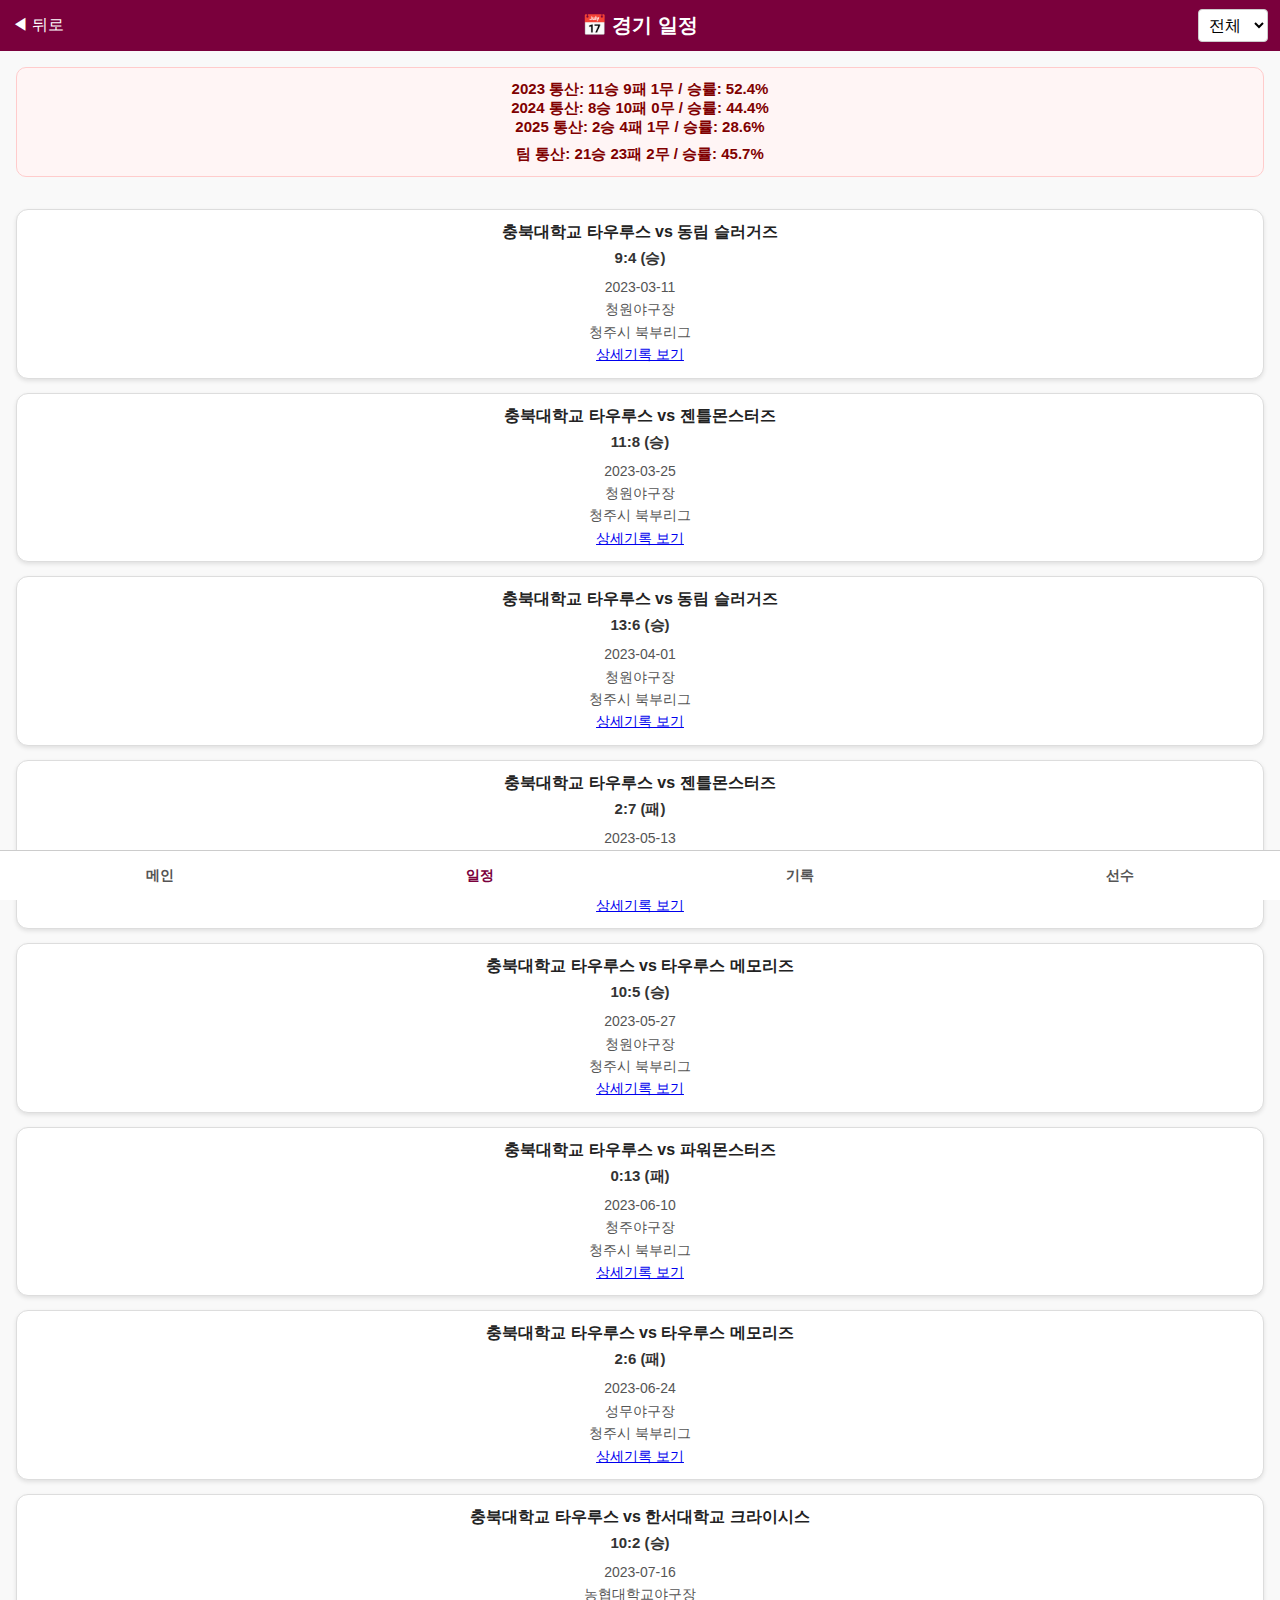
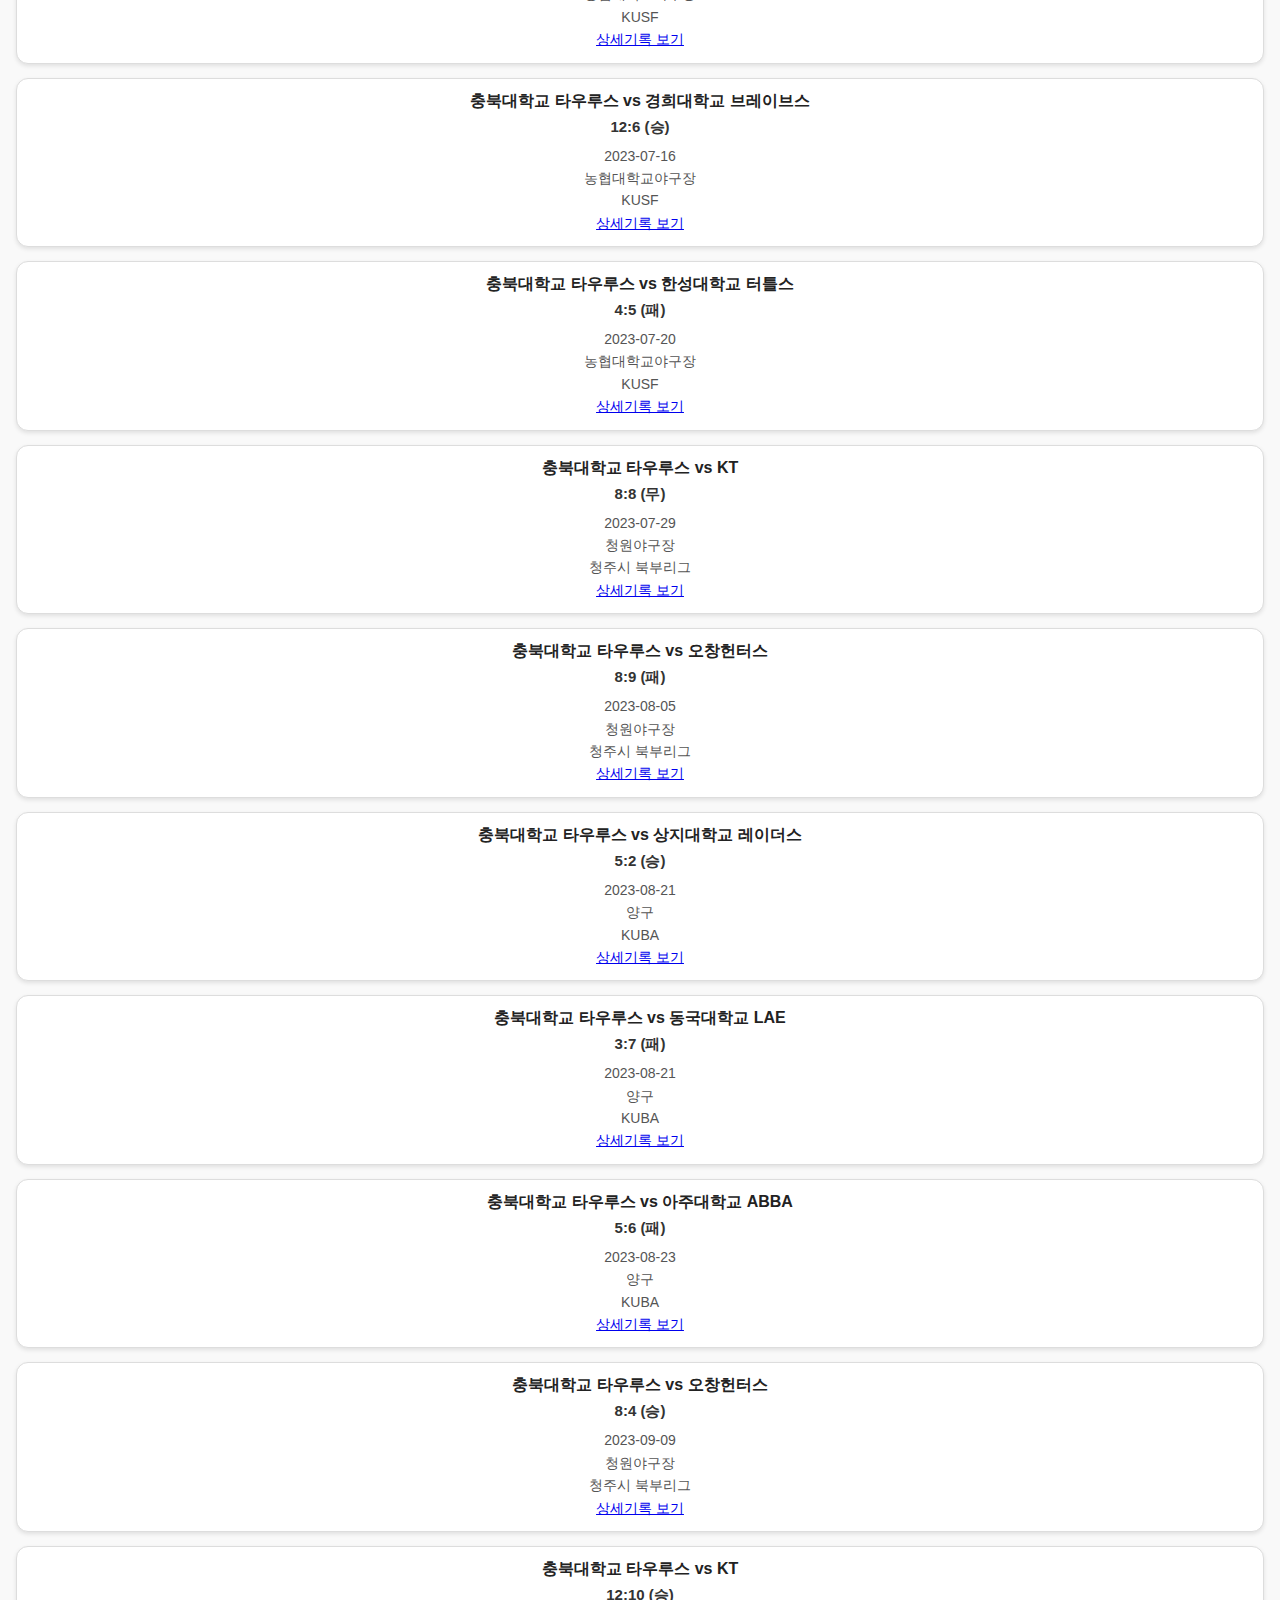
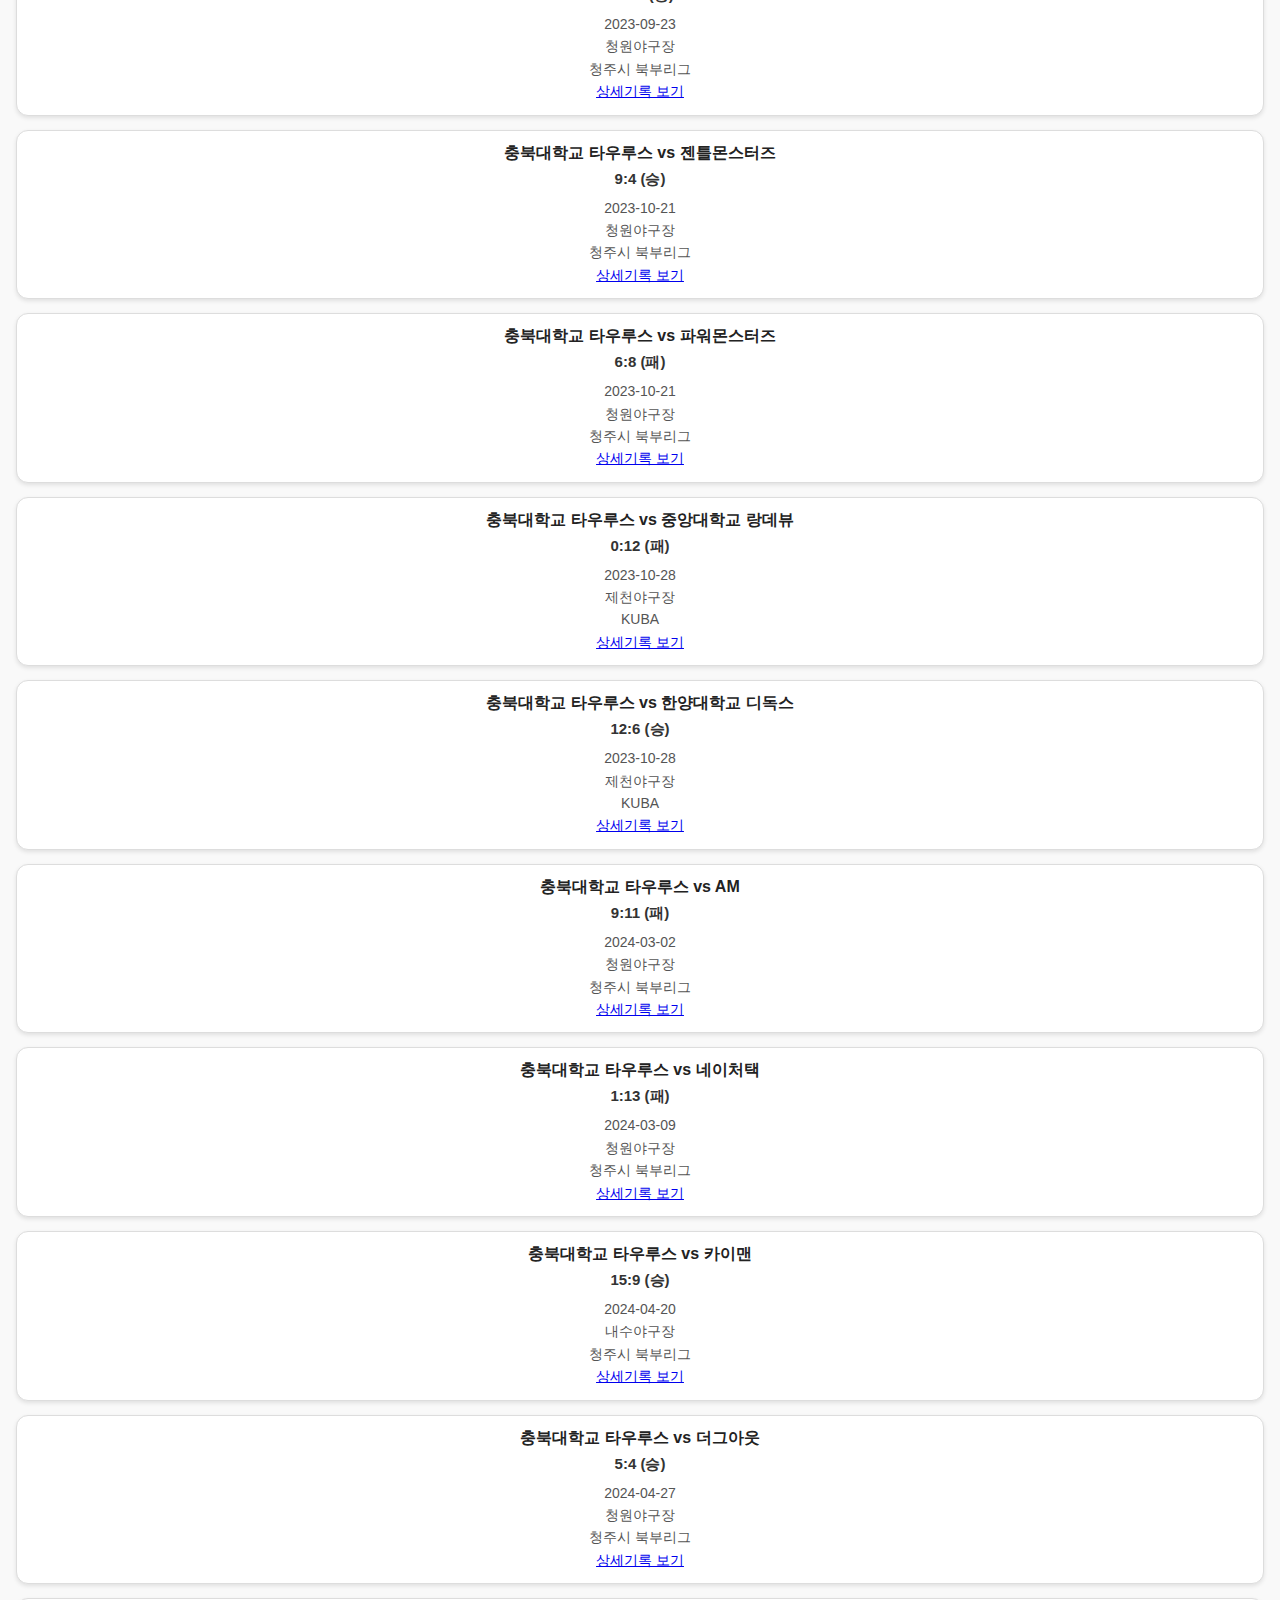
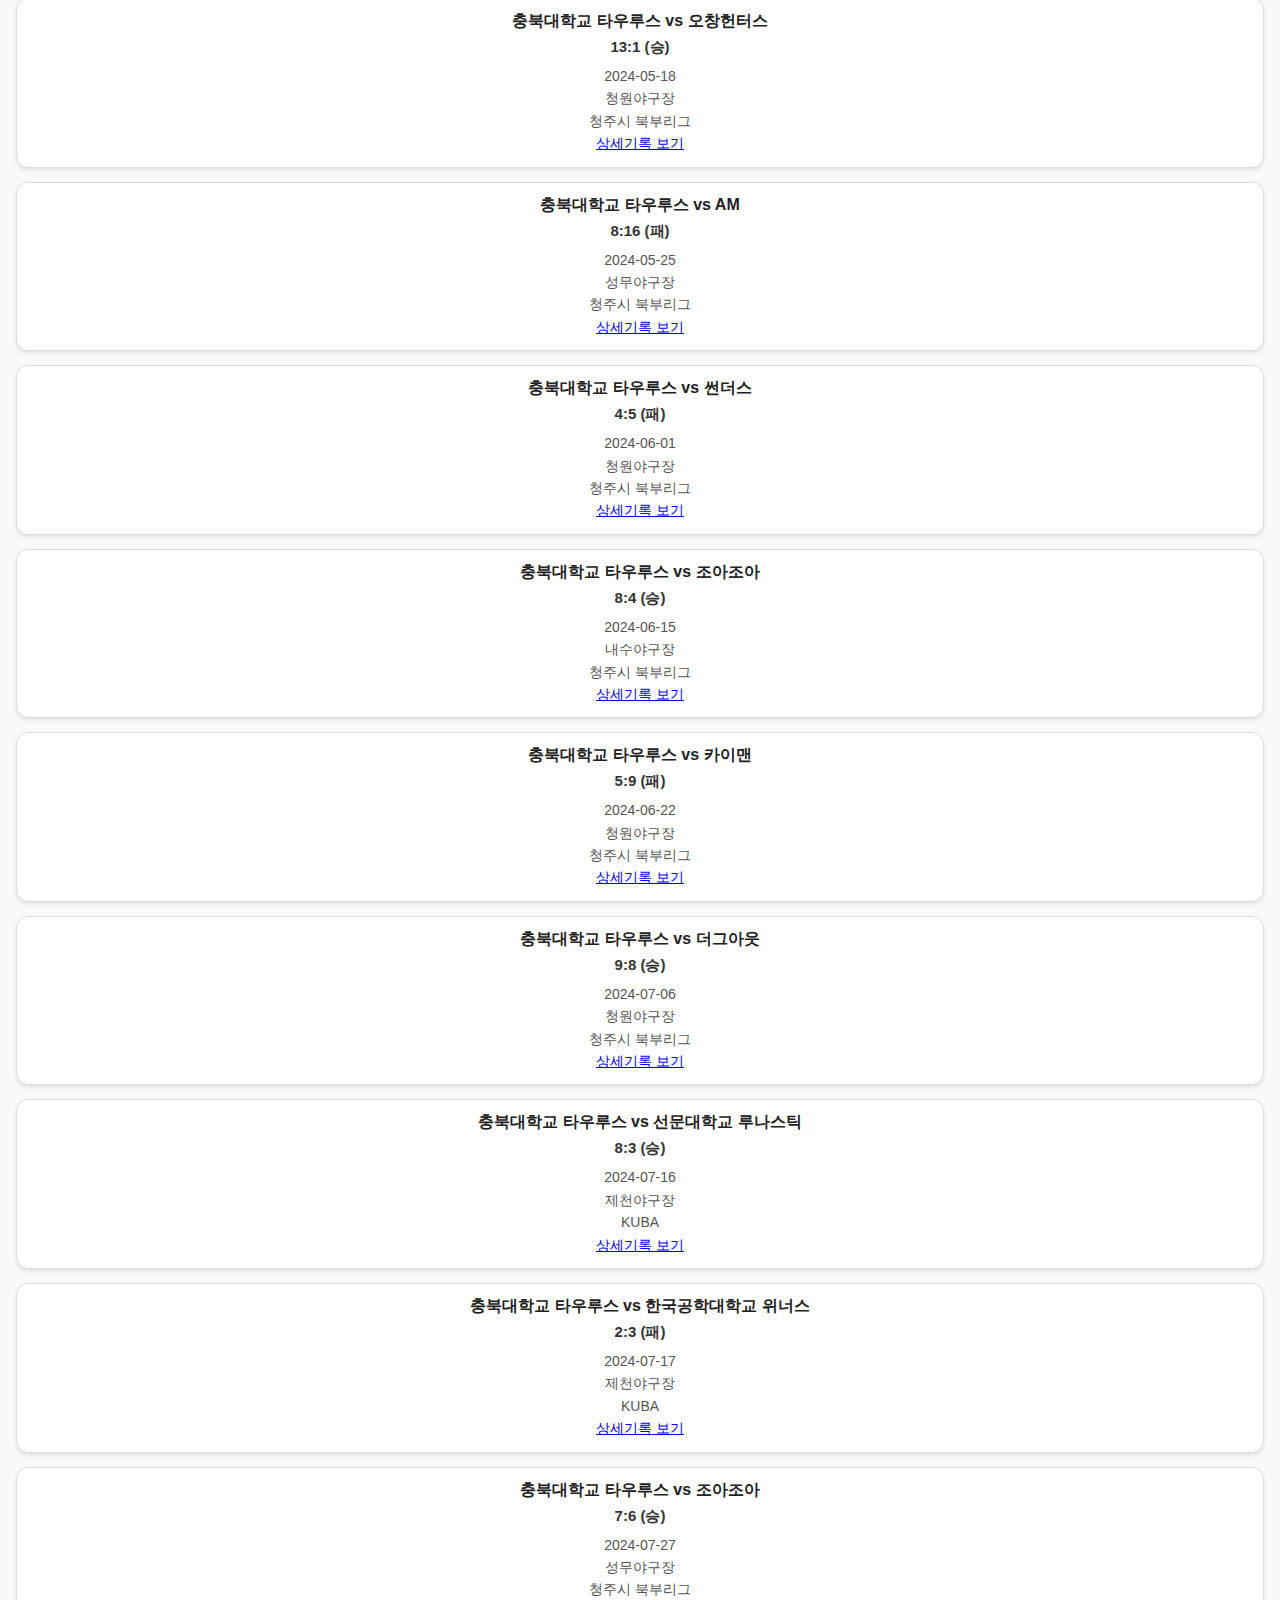
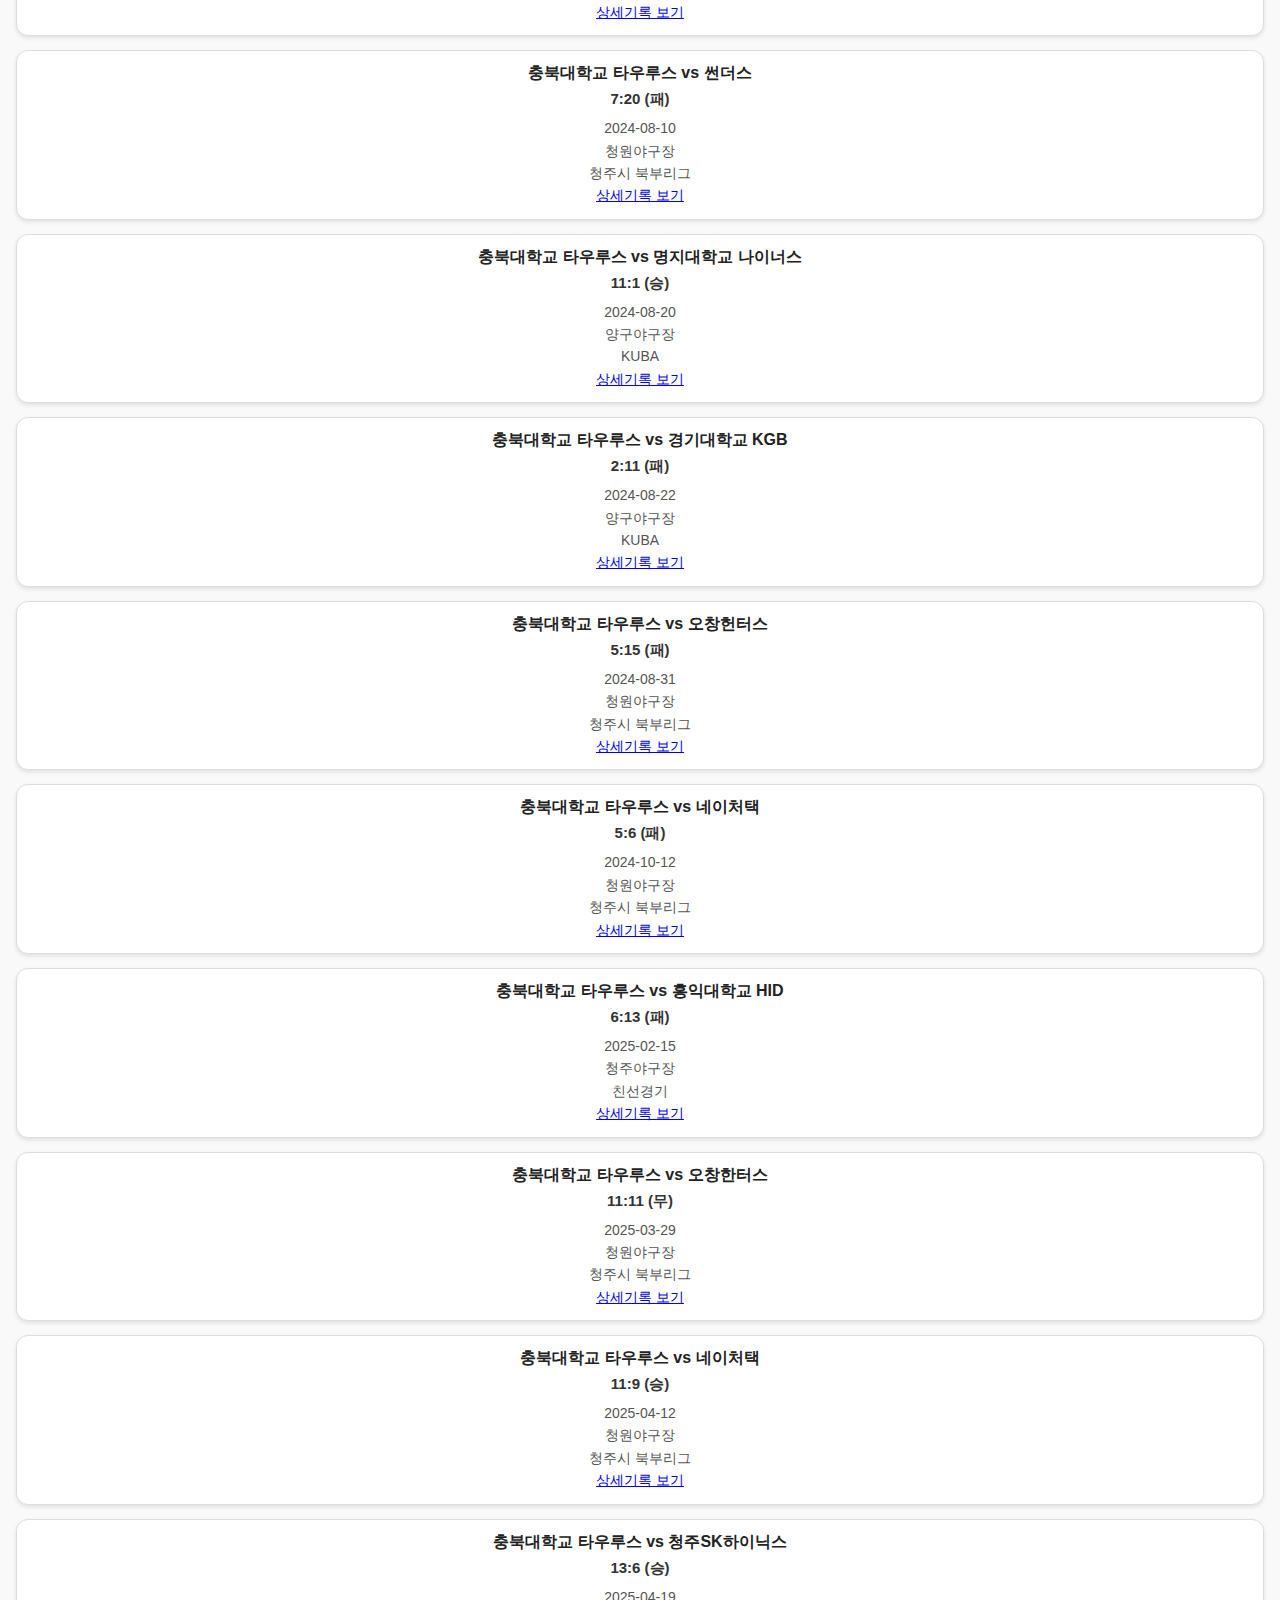
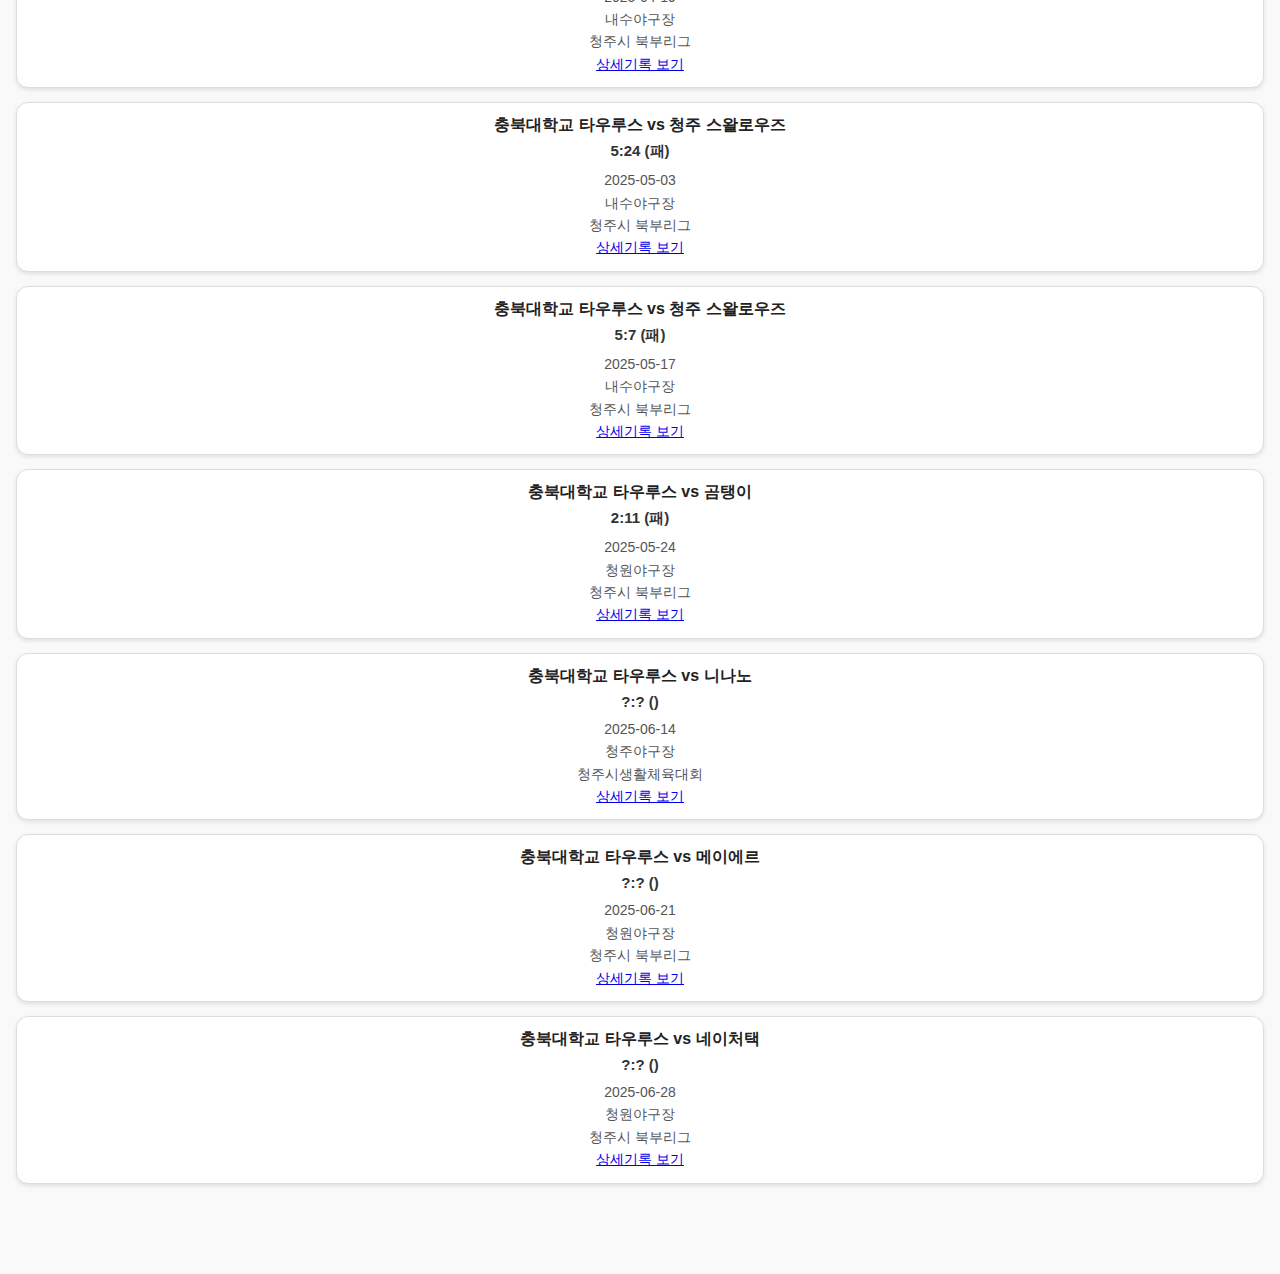
<file: taurus new site/schedule.html>
<!DOCTYPE html>
<html lang="ko">
<head>
  <meta charset="UTF-8" />
  <meta name="viewport" content="width=device-width, initial-scale=1.0" />
  <title>일정 페이지</title>
  <link rel="stylesheet" href="style.css" />
  <script defer src="schedule.js"></script>
  <style>
    body {
      margin: 0;
      font-family: sans-serif;
      background: #f9f9f9;
    }
    /* 상단바: 기록 페이지 .top-nav 스타일과 동일 */
    .top-nav {
      background-color: #7a003c;
      color: #fff;
      padding: 12px;
      display: flex;
      align-items: center;
      justify-content: center;
      position: relative;
    }
    .top-nav button {
      background: transparent;
      border: none;
      color: #fff;
      font-size: 16px;
      position: absolute;
      left: 12px;
      cursor: pointer;
    }
    .top-nav h1 {
      margin: 0;
      font-size: 20px;
      text-align: center;
      width: 100%;
    }
    /* 기존 header select 위치 유지 */
    .top-nav select {
      position: absolute;
      right: 12px;
      margin-top: 0;
      padding: 6px;
      font-size: 16px;
      background: #fff;
      color: #000;
      border: 1px solid #ccc;
      border-radius: 4px;
    }
    .summary-box {
      background: #fff5f5;
      border: 1px solid #ffcccc;
      border-radius: 10px;
      padding: 12px;
      margin: 16px;
      text-align: center;
      font-size: 15px;
      font-weight: bold;
      color: #800000;
    }
    .schedule-container {
      padding: 16px;
    }
    .game-box {
      background: white;
      border: 1px solid #ddd;
      border-radius: 12px;
      padding: 12px;
      margin-bottom: 14px;
      box-shadow: 0 2px 4px rgba(0,0,0,0.1);
      text-align: center;
    }
    .game-box .matchup {
      font-size: 16px;
      font-weight: bold;
      margin-bottom: 6px;
    }
    .game-box .result {
      font-size: 15px;
      font-weight: bold;
      color: #333;
      margin-bottom: 8px;
    }
    .game-box .details {
      font-size: 14px;
      color: #555;
      line-height: 1.6;
    }
    .bottom-nav {
      position: fixed;
      bottom: 0;
      left: 0;
      width: 100%;
      background: white;
      border-top: 1px solid #ccc;
      display: flex;
      justify-content: space-around;
      padding: 10px 0;
    }
    .bottom-nav button {
      background: none;
      border: none;
      font-weight: bold;
      color: #555;
      cursor: pointer;
    }
    .bottom-nav button.active {
      color: #7a003c;
    }
  </style>
</head>
<body>
  <header class="top-nav">
    <button onclick="history.back()">◀ 뒤로</button>
    <h1>📅 경기 일정</h1>
    <select id="yearSelector"></select>
  </header>

  <div id="summaryBox" class="summary-box"></div>

  <div id="scheduleContainer" class="schedule-container"></div>

  <nav class="bottom-nav">
    <button onclick="location.href='main.html'">메인</button>
    <button class="active" onclick="location.href='schedule.html'">일정</button>
    <button onclick="location.href='records.html'">기록</button>
    <button onclick="location.href='players.html'">선수</button>
  </nav>

  <script>
    const scheduleData = {};

    fetch('./schedule.json')
      .then(res => res.json())
      .then(data => {
        Object.assign(scheduleData, data);
        populateYearSelector();
        renderAllSummaries();
        renderSchedule('전체');
      })
      .catch(error => console.error('JSON 로딩 실패:', error));

    function populateYearSelector() {
      const selector = document.getElementById('yearSelector');
      const years = ['전체', ...Object.keys(scheduleData).sort()];
      years.forEach(year => {
        const option = document.createElement('option');
        option.value = year;
        option.textContent = year;
        selector.appendChild(option);
      });

      selector.addEventListener('change', () => {
        renderSchedule(selector.value);
      });
    }

    function calculateSummary(games) {
      let win = 0, loss = 0, tie = 0;
      games.forEach(game => {
        if (game.result && game.score) {
          if (game.result === '승') win++;
          else if (game.result === '패') loss++;
          else if (game.result === '무') tie++;
        }
      });
      const total = win + loss + tie;
      const winRate = total > 0 ? (win / total * 100).toFixed(1) : '0.0';
      return `${win}승 ${loss}패 ${tie}무 / 승률: ${winRate}%`;
    }

    function renderAllSummaries() {
      const summaryBox = document.getElementById('summaryBox');
      summaryBox.innerHTML = '';
      const years = Object.keys(scheduleData).sort();
      let allGames = [];

      years.forEach(year => {
        const games = scheduleData[year];
        allGames = allGames.concat(games);
        const summary = calculateSummary(games);
        const div = document.createElement('div');
        div.textContent = `${year} 통산: ${summary}`;
        summaryBox.appendChild(div);
      });

      const totalSummary = calculateSummary(allGames);
      const totalDiv = document.createElement('div');
      totalDiv.style.marginTop = '8px';
      totalDiv.textContent = `팀 통산: ${totalSummary}`;
      summaryBox.appendChild(totalDiv);
    }

    function renderSchedule(year) {
      const container = document.getElementById('scheduleContainer');
      container.innerHTML = '';

      const games = year === '전체'
        ? Object.values(scheduleData).flat()
        : scheduleData[year] || [];

      games.forEach(game => {
        const box = document.createElement('div');
        box.className = 'game-box';

        const opponent = game.opponent || '상대팀';
        const date = game.date || '날짜 미정';
        const location = game.location || '장소 미정';
        const league = game.type || game.league || '리그 미정';
        const score = game.score || '?:?';
        const outcome = game.result || '';
        const detailLink = game.detailLink || '#';

        box.innerHTML = `
          <div class="matchup">충북대학교 타우루스 vs ${opponent}</div>
          <div class="result">${score} (${outcome})</div>
          <div class="details">
            ${date}<br>
            ${location}<br>
            ${league}<br>
            <a href="${detailLink}">상세기록 보기</a>
          </div>
        `;

        container.appendChild(box);
      });
    }
  </script>
</body>
</html>
</file>
<file: taurus new site/style.css>
/* 공통 설정 */
* {
  margin: 0;
  padding: 0;
  box-sizing: border-box;
  font-family: Arial, sans-serif;
}

body {
  background-color: #ffffff;
  color: #222;
  padding-bottom: 60px; /* 하단바 공간 */
}

/* 상단 헤더 */
.main-header {
  text-align: center;
  padding: 16px 0;
}
.team-logo {
  width: 120px;
  max-width: 50%;
  height: auto;
  display: block;
  margin: 0 auto;
}
.team-name {
  font-size: 1.5rem;
  color: #7a003c;
  margin-top: 8px;
}

/* 경기 정보 박스 */
.match-container {
  display: flex;
  flex-direction: column;
  gap: 12px;
  padding: 0 16px;
}
.match-box {
  background-color: #f4f4f4;
  border-radius: 8px;
  padding: 12px;
}
.match-box h2 {
  font-size: 1.2rem;
  margin-bottom: 8px;
}
.match-info p {
  margin-bottom: 4px;
  font-size: 0.95rem;
}

/* 하단바 */
.bottom-bar {
  position: fixed;
  bottom: 0;
  left: 0;
  width: 100%;
  height: 50px;
  background-color: #ffffff;
  display: flex;
  justify-content: space-around;
  align-items: center;
  border-top: 1px solid #ddd;
}
.nav-item {
  flex: 1;
  text-align: center;
  font-size: 0.9rem;
  color: #333;
  text-decoration: none;
  padding: 8px 0;
}
.nav-item.active {
  color: #7a003c;
}

/* 반응형: 작은 화면 */
@media (max-width: 480px) {
  .team-logo {
    width: 80px;
  }
  .team-name {
    font-size: 1.2rem;
  }
  .bottom-bar {
    height: 45px;
  }
  .match-box {
    padding: 10px;
  }
}

/* --- (중략) 기존 스타일 --- */

/* 하단바: .bottom-bar 및 .bottom-nav 공통 스타일 */
.bottom-bar,
.bottom-nav {
  position: fixed;
  bottom: 0;
  left: 0;
  width: 100%;
  height: 50px;
  background-color: #ffffff;
  display: flex;
  justify-content: space-around;
  align-items: center;
  border-top: 1px solid #ddd;
}

.bottom-bar a,
.bottom-nav button {
  flex: 1;
  text-align: center;
  font-size: 0.9rem;
  color: #333;
  text-decoration: none;
  background: transparent;
  border: none;
  padding: 8px 0;
  cursor: pointer;
}

.bottom-bar a.active,
.bottom-nav button.active {
  color: #7a003c;
}

/* 반응형 */
@media (max-width: 480px) {
  .bottom-bar,
  .bottom-nav {
    height: 45px;
  }
}
</file>
<file: style.css>
/* 공통 설정 */
* {
  margin: 0;
  padding: 0;
  box-sizing: border-box;
  font-family: Arial, sans-serif;
}

body {
  background-color: #ffffff;
  color: #222;
  padding-bottom: 60px; /* 하단바 공간 */
}

/* 상단 헤더 */
.main-header {
  text-align: center;
  padding: 16px 0;
}
.team-logo {
  width: 120px;
  max-width: 50%;
  height: auto;
  display: block;
  margin: 0 auto;
}
.team-name {
  font-size: 1.5rem;
  color: #7a003c;
  margin-top: 8px;
}

/* 경기 정보 박스 */
.match-container {
  display: flex;
  flex-direction: column;
  gap: 12px;
  padding: 0 16px;
}
.match-box {
  background-color: #f4f4f4;
  border-radius: 8px;
  padding: 12px;
}
.match-box h2 {
  font-size: 1.2rem;
  margin-bottom: 8px;
}
.match-info p {
  margin-bottom: 4px;
  font-size: 0.95rem;
}

/* 하단바 */
.bottom-bar {
  position: fixed;
  bottom: 0;
  left: 0;
  width: 100%;
  height: 50px;
  background-color: #ffffff;
  display: flex;
  justify-content: space-around;
  align-items: center;
  border-top: 1px solid #ddd;
}
.nav-item {
  flex: 1;
  text-align: center;
  font-size: 0.9rem;
  color: #333;
  text-decoration: none;
  padding: 8px 0;
}
.nav-item.active {
  color: #7a003c;
}

/* 반응형: 작은 화면 */
@media (max-width: 480px) {
  .team-logo {
    width: 80px;
  }
  .team-name {
    font-size: 1.2rem;
  }
  .bottom-bar {
    height: 45px;
  }
  .match-box {
    padding: 10px;
  }
}

/* --- (중략) 기존 스타일 --- */

/* 하단바: .bottom-bar 및 .bottom-nav 공통 스타일 */
.bottom-bar,
.bottom-nav {
  position: fixed;
  bottom: 0;
  left: 0;
  width: 100%;
  height: 50px;
  background-color: #ffffff;
  display: flex;
  justify-content: space-around;
  align-items: center;
  border-top: 1px solid #ddd;
}

.bottom-bar a,
.bottom-nav button {
  flex: 1;
  text-align: center;
  font-size: 0.9rem;
  color: #333;
  text-decoration: none;
  background: transparent;
  border: none;
  padding: 8px 0;
  cursor: pointer;
}

.bottom-bar a.active,
.bottom-nav button.active {
  color: #7a003c;
}

/* 반응형 */
@media (max-width: 480px) {
  .bottom-bar,
  .bottom-nav {
    height: 45px;
  }
}
</file>
